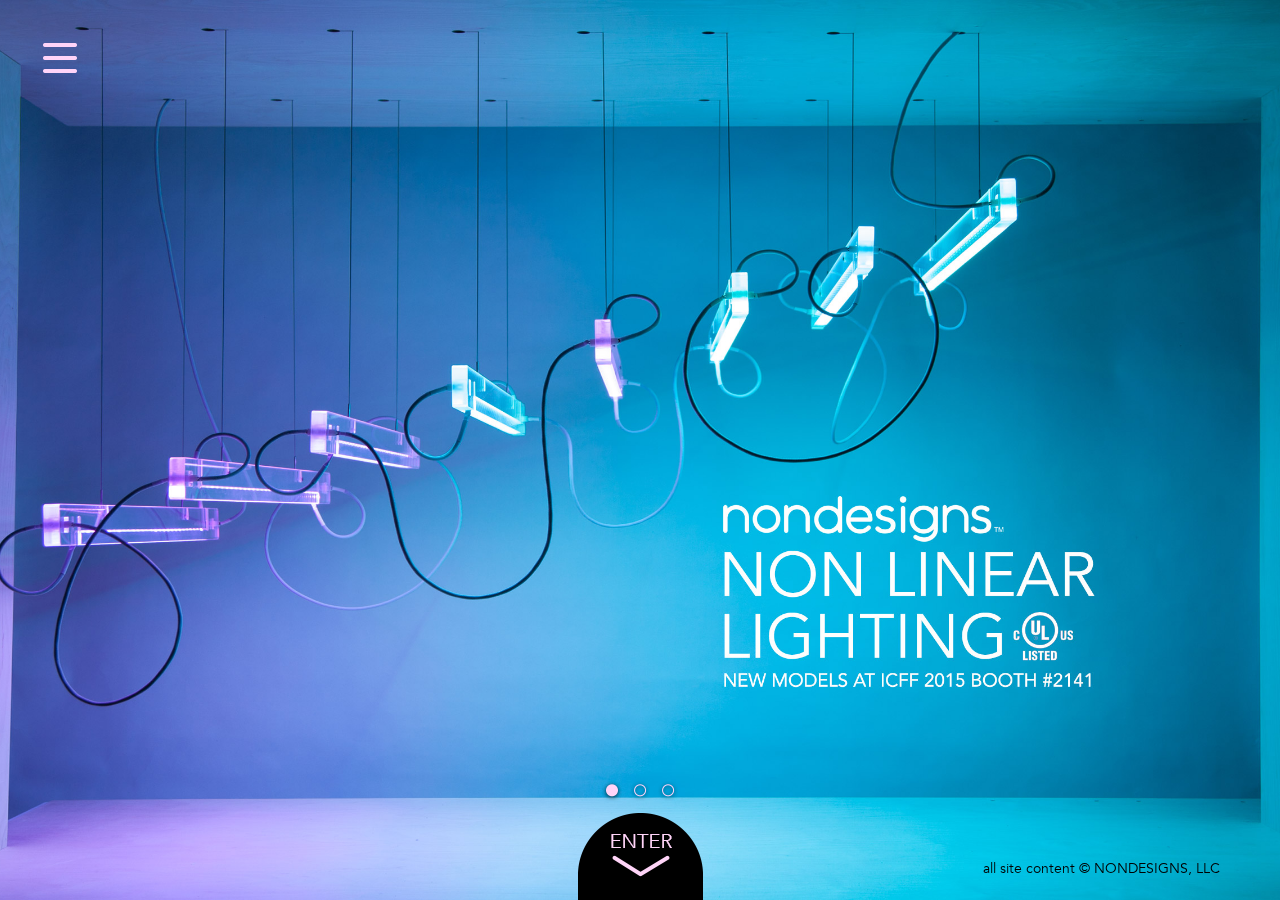
<file: index.html>
<!DOCTYPE html>
<html>
    <head>
        
        <meta charset="utf-8"/>
        <meta content="width=device-width, initial-scale=1.0" name="viewport"/>

        <title>nondesigns</title>
        
        <link href="/css/normalize.css" rel="stylesheet" type="text/css"/>
        <link href="/css/styles.css" rel="stylesheet" type="text/css"/>
        <link rel="stylesheet" type="text/css" href="/css/MyFontsWebfontsKit.css">
        
        <!--<link href='http://fonts.googleapis.com/css?family=Nunito:400,300' rel='stylesheet' type='text/css'>-->
        
        <!--<script type="text/javascript">
            (function() {
                var path = '//easy.myfonts.net/v2/js?sid=10336(font-family=Avenir+35+Light)&sid=10338(font-family=Avenir+45+Book)&sid=10340(font-family=Avenir+85+Heavy)&sid=10344(font-family=Avenir+65+Medium)&key=rfoix9wKyq',
                    protocol = ('https:' == document.location.protocol ? 'https:' : 'http:'),
                    trial = document.createElement('script');
                trial.type = 'text/javascript';
                trial.async = true;
                trial.src = protocol + path;
                var head = document.getElementsByTagName("head")[0];
                head.appendChild(trial);
            })();
        </script> -->       
        
    </head>
    <body>
        <div class="container">
            
            <div class="menu-icon">MENU</div>
            <div class="menu-popout"> 
            
                <div class="menu-close"> </div>
                <div class="menu-title">MENU</div>
                
                <div class="menu-list-container">
                    <ul class="projects">
                        <li><strong>PROJECTS:</strong></li>
                        <li><a href="product-1.html#nickelodeon">NICKELODEON</a></li>
                        <li><a href="product-1.html#wbe3-2013">WB GAMES E3 2013</a></li>
                        <li><a href="product-1.html#lexus">LEXUS CT UMBRA</a></li>
                        <li><a href="product-1.html#vapur">VAPUR</a></li>
                        <li><a href="product-1.html#wbe3-2014">WB GAMES E3 2014</a></li>
                        <li><a href="product-2.html#bubbles">BUBBLES INSTALLATION</a></li>
                        <li><a href="product-2.html#hoverstate">HOVERSTATE OFFICE</a></li>
                        <li><a href="product-2.html#thqe3">THQ E3 EXHIBIT</a></li>
                        <li><a href="product-2.html#wbe3-2012">WB GAMES E3 2012</a></li>
                        <li><a href="product-2.html#packit">PACKiT</a></li>
                        <li><a href="product-2.html#tmnt">TMNT LAIR</a></li>
                        <li><a href="product-2.html#apertures-of-nature">APERTURES OF NATURE</a></li>
                        <li><a href="product-2.html#wbe3-2011">WB GAMES E3 2011</a></li>
                        <li><a href="product-3.html#good-magazine">GOOD MAGAZINE</a></li>
                        <li><a href="product-3.html#batcave">BAT CAVE</a></li>
                        <li><a href="product-3.html#wbgamestop">WB GAMESTOP CONVENTION</a></li>
                        <li><a href="product-3.html#proposals">EXHIBIT DESIGN COMMISIONS</a></li>
                        <li><a href="product-3.html#wall-of-sound">WALL OF SOUND</a></li>
                        <li><a href="product-4.html#riot">RIOT</a></li>
                        <li><a href="product-4.html#101-collection">101 COLLECTION</a></li>
                        <li><a href="product-4.html#mitosis">MITOSIS INSTALLATION</a></li>
                    </ul>
                    <ul class="products">
                        <li><strong>PRODUCTS:</strong></li>
                        <li> <a href="product-1.html#linear-lighting">NON LINEAR LIGHTING</a></li>
                        <li> <a href="product-1.html#box">NON BOX</a></li>
                        <li> <a href="product-1.html#common-desk">NON COMMON DESK</a></li>
                        <li> <a href="product-1.html#majiang-set">NON MAJIANG SET</a></li>
                        <li> <a href="product-1.html#layers-collection">NON LAYERS COLLECTION</a></li>
                        <li> <a href="product-2.html#topo-table">NON TOPO TABLE</a></li>
                        <li> <a href="product-2.html#flip-light">NON FLIP LIGHT</a></li>
                        <li> <a href="product-2.html#braille-bag">NON BRAILLE BAG</a></li>
                        <li> <a href="product-3.html#wet-lamp">NON WET LAMP</a></li>
                        <li> <a href="product-3.html#bath-caddies">NON BATH CADDIES</a></li>
                        <li> <a href="product-3.html#analog-jewelry">NON ANALOG JEWELRY</a></li>
                        <li> <a href="product-4.html#wooden-bowls">NON WOODEN BOWLS</a></li>
                        <li> <a href="product-4.html#reflection-vase">NON REFLECTION VASE</a></li>
                        <li> <a href="product-4.html#rain-desk">NON RAIN DESK</a></li>
                    </ul> 
                    <ul class="info">
                        <li><strong>INFO:</strong></li>
                        <li><a href="/">HOME</a></li>
                        <li><a href="product-1.html">ABOUT US + CONTACT</a></li>
                        <li><a href="product-4.html#press">PRESS + HONORS</a></li>
                    </ul>                      
                </div>
            
            </div>
        
            <div class="cycle-slideshow home" 
                 data-cycle-swipe=true
                 data-cycle-fx="scrollHorz"
                 data-cycle-timeout="9000"
                 data-cycle-pager=".pager"
                 data-cycle-pager-template="<a href='#' style='inline-block; width:30px; height:30px;'>&nbsp;&nbsp;</a>"
                 data-cycle-slides="> div.slide"
            >
                
                <div class="one slide">
<!--
                    <div class="home-slide-content">
                        <img src="images/big-logo.png" width="200" height="34" border="0" />
                        <h2>PRODUCTS THAT CREATE SPACES</h2>
                        <p>WE CREATE PRODUCTS THAT RANGE IN SCALE FROM SMALL OBJECTS TO MODULAR SPACES.</p>
                        <p>+ <a href="/products/box.html">More about the NON Box</a></p>
                    </div>
-->
                </div>
                <div class="two slide">
<!--
                    <div class="home-slide-content">
                        <img src="images/big-logo.png" width="200" height="34" border="0" />
                        <h2>MADE IN PASADENA, CA</h2>
                        <p>NON PRODUCTS ARE MADE IN PASADENA, CA BY HARD-WORKING ROBOTS OPERATED BY IMAGINATIVE DESIGNERS.</p>
                        <p>+ <a href="/products/rain.html">More about the Rain Desk</a></p>
                    </div>                
-->
                </div>
                <div class="three slide">
<!--
                    <div class="home-slide-content">
                        <img src="images/big-logo.png" width="200" height="34" border="0" />
                        <h2>A CREATIVE AGENCY</h2>
                        <p>WE TRANSLATE BRAND MESSAGES INTO CUSTOMER EXPERIENCES.</p>
                        + <a href="#">More about the Lexus CT Umbra</a>
                    </div>                
-->
                </div>

            </div>
            <div class="pager" data-cycle-cmd="pause"></div>
            
            <div class="footer">
                <div class="enter"> </div>
                <div class="copyright">all site content &copy; NONDESIGNS, LLC</div>
            </div>
        
        </div>
        
        <script src="/js/jquery-2.1.1.min.js" type="text/javascript"></script>  
        <script src="/js/jquery.cycle2.js" type="text/javascript"></script>
        <script src="/js/jquery.cycle2.swipe.min.js" type="text/javascript"></script>
        <script src="/js/global.js" type="text/javascript"></script>

<script>
  (function(i,s,o,g,r,a,m){i['GoogleAnalyticsObject']=r;i[r]=i[r]||function(){
  (i[r].q=i[r].q||[]).push(arguments)},i[r].l=1*new Date();a=s.createElement(o),
  m=s.getElementsByTagName(o)[0];a.async=1;a.src=g;m.parentNode.insertBefore(a,m)
  })(window,document,'script','//www.google-analytics.com/analytics.js','ga');

  ga('create', 'UA-63031234-1', 'auto');
  ga('send', 'pageview');

</script>        
        
    </body>
</html>
</file>
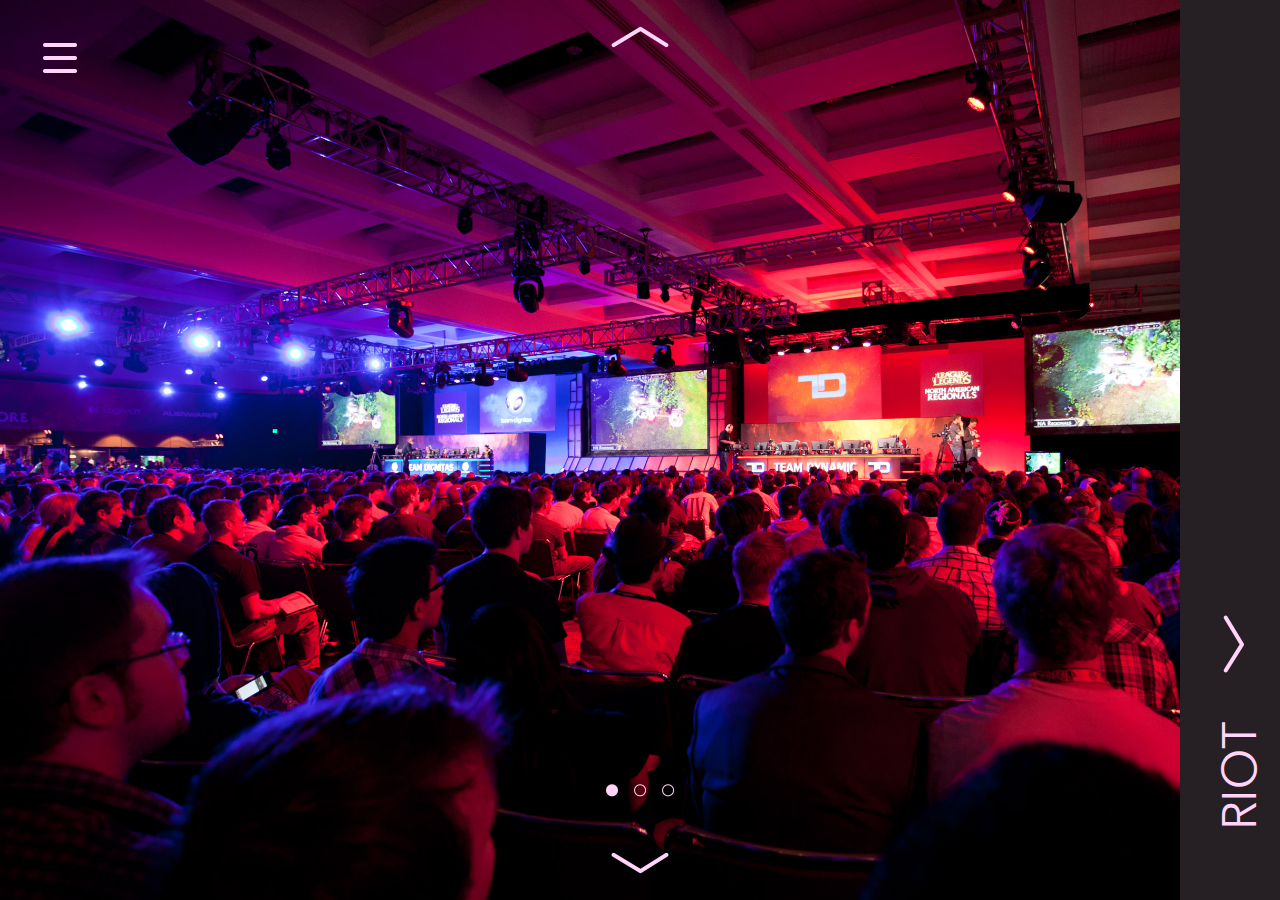
<file: loading.html>
<!DOCTYPE html>
<html>
    <head>
        
        <meta charset="utf-8"/>
        <meta content="width=device-width, initial-scale=1.0" name="viewport"/>

        <title>nondesigns</title>
        
        <link href="/css/normalize.css" rel="stylesheet" type="text/css"/>
        <link href="/css/styles.css" rel="stylesheet" type="text/css"/>
        <link rel="stylesheet" type="text/css" href="/css/MyFontsWebfontsKit.css">
        
    </head>
    <body>
        <div class="container product-page">
            
            
            <!-- Menu -->
            <div class="menu-icon">MENU</div>
            <div class="menu-popout"> 
            
                <div class="menu-close"> </div>
                <div class="menu-title">MENU</div>
                
                <div class="menu-list-container">
                    <ul class="projects">
                        <li><strong>PROJECTS:</strong></li>
                        <li><a href="product-1.html#nickelodeon">NICKELODEON</a></li>
                        <li><a href="product-1.html#wbe3-2013">WB GAMES E3 2013</a></li>
                        <li><a href="product-1.html#lexus">LEXUS CT UMBRA</a></li>
                        <li><a href="product-1.html#vapur">VAPUR</a></li>
                        <li><a href="product-1.html#wbe3-2014">WB GAMES E3 2014</a></li>
                        <li><a href="product-2.html#bubbles">BUBBLES INSTALLATION</a></li>
                        <li><a href="product-2.html#hoverstate">HOVERSTATE OFFICE</a></li>
                        <li><a href="product-2.html#thqe3">THQ E3 EXHIBIT</a></li>
                        <li><a href="product-2.html#wbe3-2012">WB GAMES E3 2012</a></li>
                        <li><a href="product-2.html#packit">PACKiT</a></li>
                        <li><a href="product-2.html#tmnt">TMNT LAIR</a></li>
                        <li><a href="product-2.html#apertures-of-nature">APERTURES OF NATURE</a></li>
                        <li><a href="product-2.html#wbe3-2011">WB GAMES E3 2011</a></li>
                        <li><a href="product-3.html#good-magazine">GOOD MAGAZINE</a></li>
                        <li><a href="product-3.html#batcave">BAT CAVE</a></li>
                        <li><a href="product-3.html#wbgamestop">WB GAMESTOP CONVENTION</a></li>
                        <li><a href="product-3.html#proposals">EXHIBIT DESIGN COMMISIONS</a></li>
                        <li><a href="product-3.html#wall-of-sound">WALL OF SOUND</a></li>
                        <li><a href="product-4.html#riot">RIOT</a></li>
                        <li><a href="product-4.html#101-collection">101 COLLECTION</a></li>
                        <li><a href="product-4.html#mitosis">MITOSIS INSTALLATION</a></li>
                    </ul>
                    <ul class="products">
                        <li><strong>PRODUCTS:</strong></li>
                        <li> <a href="product-1.html#linear-lighting">NON LINEAR LIGHTING</a></li>
                        <li> <a href="product-1.html#box">NON BOX</a></li>
                        <li> <a href="product-1.html#common-desk">NON COMMON DESK</a></li>
                        <li> <a href="product-1.html#majiang-set">NON MAJIANG SET</a></li>
                        <li> <a href="product-1.html#layers-collection">NON LAYERS COLLECTION</a></li>
                        <li> <a href="product-2.html#topo-table">NON TOPO TABLE</a></li>
                        <li> <a href="product-2.html#flip-light">NON FLIP LIGHT</a></li>
                        <li> <a href="product-2.html#braille-bag">NON BRAILLE BAG</a></li>
                        <li> <a href="product-3.html#wet-lamp">NON WET LAMP</a></li>
                        <li> <a href="product-3.html#bath-caddies">NON BATH CADDIES</a></li>
                        <li> <a href="product-3.html#analog-jewelry">NON ANALOG JEWELRY</a></li>
                        <li> <a href="product-4.html#wooden-bowls">NON WOODEN BOWLS</a></li>
                        <li> <a href="product-4.html#reflection-vase">NON REFLECTION VASE</a></li>
                        <li> <a href="product-4.html#rain-desk">NON RAIN DESK</a></li>
                    </ul> 
                    <ul class="info">
                        <li><strong>INFO:</strong></li>
                        <li><a href="/">HOME</a></li>
                        <li><a href="product-1.html">ABOUT US + CONTACT</a></li>
                        <li><a href="product-4.html#press">PRESS + HONORS</a></li>
                    </ul>                      
                </div>
            
            </div>
            <!-- / Menu -->
        
            <!-- Vertical Cycle Container -->
            <div class="cycle-slideshow vertical-container" id="slideshow"
                data-cycle-fx="scrollVert"
                data-cycle-slides="> div"  
                data-cycle-speed=500
                data-cycle-prev="#prev"
                data-cycle-next="#next"
                >

                
                <!-- Riot -->
                <div id="riot" data-cycle-hash="riot">
                    <div class="cycle-slideshow products inner-slideshow"
                         data-cycle-fx="scrollHorz" data-cycle-swipe=true
                        data-cycle-slides="> div.slide"
                        data-cycle-prev="#riot .prev"
                        data-cycle-next="#riot .next"
                        data-cycle-pager="#riot .pager"
                        data-cycle-pager-template="<a href='#' style='inline-block; width:30px; height:30px;'>&nbsp;&nbsp;</a>"
                    >

                        <div class="one slide">
                            <div class="product-init-nav next">
                                <div class="product-name">RIOT</div>
                                <div class="init-next-slide">MORE</div>
                            </div> 
                        </div>
                        <div class="two slide">
                            <div class="product-detail-nav prev">
                                <div class="product-name">RIOT</div>
                                <div class="init-prev-slide">PREV.</div>
                            </div>

                            <table cellpadding="0" cellspacing="0" border="0" height="100%" class="product-detail">
                                <tr>
                                    <td valign="bottom" height="100%">
                                        <p>RIOT</p>
                                        <p>Stage Design, Event Design, Fabrication</p>
                                        <p>For the live broadcast tournament finals of Riot's League of Legends, NON designed the stage set, which was watched by an audience of 1000 live and millions online. Seven projection screens and video mapped kiosks showed all aspects of game play while signage towers, merchandise areas and a LAN gaming area surrounded the audience.</p>
                                        <p><img src="images/big-logo.png" width="150" alt="" border="0" /></p>
                                    </td>
                                </tr>
                            </table>

                        </div>
                        <div class="three slide"></div>

                        <style type="text/css">

                            #riot div.one { background-image: url(images/products/riot/RIOT-1.jpg); }
                            #riot div.two { background-image: url(images/products/riot/RIOT-2.jpg); }  
                            #riot div.three { background-image: url(images/products/riot/RIOT-3.jpg); }

                        </style> 
                        
                        <div class="pager" data-cycle-cmd="pause"></div>
                        
                        <div class="prev-slide prev">PREV.</div>
                        <div class="next-slide next">NEXT</div> 
                        
                        <div class="previous-app"><a href="product-3.html#wall-of-sound">PREVIOUS PROJECT</a></div>

                    </div>
                </div>
                <!-- / Riot -->                
                
                
                <div id="press" data-cycle-hash="press" class="press">
                    <div class="cycle-slideshow products inner-slideshow"
                         data-cycle-fx="scrollHorz" data-cycle-swipe=true
                        data-cycle-slides="> div.slide"
                        data-cycle-prev="#press .prev"
                        data-cycle-next="#press .next"
                        data-cycle-pager="#press .pager"
                        data-cycle-pager-template="<a href='#' style='inline-block; width:30px; height:30px;'>&nbsp;&nbsp;</a>"
                    >    
                        
                        <div class="one slide">
                            <div class="product-init-nav next">
                                <div class="product-name">PRESS + HONORS</div>
                                <div class="init-next-slide">MORE</div>
                            </div> 
                        </div>
                        <div class="two slide">
                            <div class="product-detail-nav prev">
                                <div class="product-name">PRESS + HONORS</div>
                                <div class="init-prev-slide">PREV.</div>
                            </div>

                            <table cellpadding="0" cellspacing="0" border="0" height="100%" class="product-detail">
                                <tr>
                                    <td valign="bottom" height="100%">
                                        <p>PRESS + HONORS</p>
                                        <p>The work of NONDESIGNS has been published internationally and has been granted the prestigious AIA Honor Award.</p>
                                        <p>For access to high resolution image downloads and latest press relese, please contact us.</p>
                                        <p><img src="images/big-logo.png" width="150" alt="" border="0" /></p>
                                    </td>
                                </tr>
                            </table>
                        </div>
                        <div class="three slide">

                        </div>
                        <div class="four slide">

                        </div>
                        <div class="five slide">

                        <div class="pager" data-cycle-cmd="pause"></div>

                        <div class="prev-slide prev">PREV.</div>
                        <div class="next-slide next">NEXT</div>
                    </div>
                    </div>
                </div>
                

                <!-- Mitosis -->
                <div id="mitosis" data-cycle-hash="mitosis">
                    <div class="cycle-slideshow products inner-slideshow"
                         data-cycle-fx="scrollHorz" data-cycle-swipe=true
                        data-cycle-slides="> div.slide"
                        data-cycle-prev="#mitosis .prev"
                        data-cycle-next="#mitosis .next"
                        data-cycle-pager="#mitosis .pager"
                        data-cycle-pager-template="<a href='#' style='inline-block; width:30px; height:30px;'>&nbsp;&nbsp;</a>"
                    >

                        <div class="one slide">
                            <div class="product-init-nav next">
                                <div class="product-name">MITOSIS INSTALLATION</div>
                                <div class="init-next-slide">MORE</div>
                            </div> 
                        </div>
                        <div class="two slide">
                            <div class="product-detail-nav prev">
                                <div class="product-name">MITOSIS INSTALLATION</div>
                                <div class="init-prev-slide">PREV.</div>
                            </div>

                            <table cellpadding="0" cellspacing="0" border="0" height="100%" class="product-detail">
                                <tr>
                                    <td valign="bottom" height="100%">
                                        <p>MITOSIS INSTALLATION</p>
                                        <p>Interactive Design, Lighting Design, Engineering, Fabrication, Installation</p>
                                        <p>Mitosis is a modular lighting system that is always changing and enables users to not only control the amount of light being emitted, but the patterns, shapes and impressions that the lights create. Glowing colored orbs illuminate when touched once and return to their off states when touched again. Mitosis takes lighting out of the object world and into the realm of the spatial environment.</p>
                                        <p><img src="images/big-logo.png" width="150" alt="" border="0" /></p>
                                    </td>
                                </tr>
                            </table>

                        </div>
                        <div class="three slide"></div>

                        <style type="text/css">

                            #mitosis div.one { background-image: url(images/products/mitosis/MITOSIS-1.jpg); }
                            #mitosis div.two { background-image: url(images/products/mitosis/MITOSIS-2.jpg); }  
                            #mitosis div.three { background-image: url(images/products/mitosis/MITOSIS-3.jpg); }
                            #mitosis div.four { background-image: url(images/products/mitosis/MITOSIS-4.jpg); } 

                        </style> 
                        
                        <div class="pager" data-cycle-cmd="pause"></div>
                        
                        <div class="prev-slide prev">PREV.</div>
                        <div class="next-slide next">NEXT</div>  

                    </div>
                </div>
                <!-- / Mitosis -->                
                
                
                <!-- Rain Table -->
                <div id="rain-desk" data-cycle-hash="rain-desk">
                    <div class="cycle-slideshow products inner-slideshow"
                         data-cycle-fx="scrollHorz" data-cycle-swipe=true
                        data-cycle-slides="> div.slide"
                        data-cycle-prev="#rain-desk .prev"
                        data-cycle-next="#rain-desk .next"
                        data-cycle-pager="#rain-desk .pager"
                        data-cycle-pager-template="<a href='#' style='inline-block; width:30px; height:30px;'>&nbsp;&nbsp;</a>"
                    >

                        <div class="one slide">
                            <div class="product-init-nav next">
                                <div class="product-name">NON RAIN DESK</div>
                                <div class="init-next-slide">MORE</div>
                            </div> 
                        </div>
                        <div class="two slide">
                            <div class="product-detail-nav prev">
                                <div class="product-name">NON RAIN DESK</div>
                                <div class="init-prev-slide">PREV.</div>
                            </div>

                            <table cellpadding="0" cellspacing="0" border="0" height="100%" class="product-detail">
                                <tr>
                                    <td valign="bottom" height="100%">
                                        <p>NON RAIN DESK</p>
                                        <p><a href="http://nondesigns-2.myshopify.com" target="_blank">PURCHASE FROM THE NON ONLINE SHOP</a></p>
                                        <p>The RAIN desk accepts all the stuff that collects on work surfaces. Holes receive utensils like pencils and scissors while slots along the back edge hold books, magazines and notes. Depressions in the front collect smaller objects like paper clips and USB drives.  The top is made of sculpted and seamlessly glued Corian and the legs are solid hard maple.</p>
                                        <p><a href="http://www.nondesigns.com/tearsheets/NON-RAIN-TEAR-SHEET.pdf" target="_blank">DOWNLOAD TEAR SHEET</a></p>
                                        <p><img src="images/big-logo.png" width="150" alt="" border="0" /></p>
                                    </td>
                                </tr>
                            </table>

                        </div>
                        <div class="three slide"></div>

                        <style type="text/css">

                            #rain-desk div.one { background-image: url(images/products/rain-desk/RAINDESK-1.jpg); }
                            #rain-desk div.two { background-image: url(images/products/rain-desk/RAINDESK-2.jpg); }  
                            #rain-desk div.three { background-image: url(images/products/rain-desk/RAINDESK-3.jpg); }     

                        </style> 
                        
                        <div class="pager" data-cycle-cmd="pause"></div>
                        
                        <div class="prev-slide prev">PREV.</div>
                        <div class="next-slide next">NEXT</div>  

                    </div>
                </div>
                <!-- / Rain Table --> 
                
                
                <!-- Reflection Vase -->
                <div id="reflection-vase" data-cycle-hash="reflection-vase">
                    <div class="cycle-slideshow products inner-slideshow"
                         data-cycle-fx="scrollHorz" data-cycle-swipe=true
                        data-cycle-slides="> div.slide"
                        data-cycle-prev="#reflection-vase .prev"
                        data-cycle-next="#reflection-vase .next"
                        data-cycle-pager="#reflection-vase .pager"
                        data-cycle-pager-template="<a href='#' style='inline-block; width:30px; height:30px;'>&nbsp;&nbsp;</a>"
                    >

                        <div class="one slide">
                            <div class="product-init-nav next">
                                <div class="product-name">NON REFLECTION VASE</div>
                                <div class="init-next-slide">MORE</div>
                            </div>                    
                        </div>
                        <div class="two slide">
                            <div class="product-detail-nav prev">
                                <div class="product-name">NON REFLECTION VASE</div>
                                <div class="init-prev-slide">PREV.</div>
                            </div>

                            <table cellpadding="0" cellspacing="0" border="0" height="100%" class="product-detail">
                                <tr>
                                    <td valign="bottom" height="100%">
                                        <p>NON REFLECTION VASE</p>
                                        <p><a href="http://nondesigns-2.myshopify.com" target="_blank">PURCHASE FROM THE NON ONLINE SHOP</a></p>
                                        <p>This vase has a different proportion than most others. The shallow basin creates a reflective surface that mirrors the plant that it displays. Three necks hold a simple arrangement emerging from the water similar to a lily from a pond.  </p>
                                        <p><a href="http://www.nondesigns.com/tearsheets/NON-TABLETOP-TEAR-SHEET.pdf" target="_blank">DOWNLOAD TEAR SHEET</a></p>
                                        <p><img src="images/big-logo.png" width="150" alt="" border="0" /></p>
                                        
                                    </td>
                                </tr>
                            </table>


                        </div>
                        <div class="three slide"> </div>

                        <style type="text/css">

                            #reflection-vase div.one { background-image: url(images/products/reflection-vase/REFLECTIONVASE-1.jpg); }
                            #reflection-vase div.two { background-image: url(images/products/reflection-vase/REFLECTIONVASE-2.jpg); }  
                            #reflection-vase div.three { background-image: url(images/products/reflection-vase/REFLECTIONVASE-3.jpg); }      

                        </style> 
                        
                        <div class="pager" data-cycle-cmd="pause"></div>
                        
                        <div class="prev-slide prev">PREV.</div>
                        <div class="next-slide next">NEXT</div>              

                    </div>
                </div>
                <!-- / Reflection Vase -->                 
                
                
                <!-- Wooden Bowls -->
                <div id="wooden-bowls" data-cycle-hash="wooden-bowls">
                    <div class="cycle-slideshow products inner-slideshow"
                         data-cycle-fx="scrollHorz" data-cycle-swipe=true
                        data-cycle-slides="> div.slide"
                        data-cycle-prev="#wooden-bowls .prev"
                        data-cycle-next="#wooden-bowls .next"
                        data-cycle-pager="#wooden-bowls .pager"
                        data-cycle-pager-template="<a href='#' style='inline-block; width:30px; height:30px;'>&nbsp;&nbsp;</a>"
                    >

                        <div class="one slide">
                            <div class="product-init-nav next">
                                <div class="product-name">NON WOODEN BOWLS</div>
                                <div class="init-next-slide">MORE</div>
                            </div> 
                        </div>
                        <div class="two slide">
                            <div class="product-detail-nav prev">
                                <div class="product-name">NON WOODEN BOWLS</div>
                                <div class="init-prev-slide">PREV.</div>
                            </div>

                            <table cellpadding="0" cellspacing="0" border="0" height="100%" class="product-detail">
                                <tr>
                                    <td valign="bottom" height="100%">
                                        <p>NON WOODEN BOWLS</p>
                                        <p><a href="http://nondesigns-2.myshopify.com" target="_blank">PURCHASE FROM THE NON ONLINE SHOP</a></p>
                                        <p>These bowls showcase the natural beauty of hardwood lumber. The process starts with a 2” thick rough cut slab that is milled to a smooth finish. A teardrop shaped depression is precisely machined into the surface using our computer-controlled mill and a natural oil finish is applied by hand.</p>
                                        <p><a href="http://www.nondesigns.com/tearsheets/NON-TABLETOP-TEAR-SHEET.pdf" target="_blank">DOWNLOAD TEAR SHEET</a></p>
                                        <p><img src="images/big-logo.png" width="150" alt="" border="0" /></p>
                                    </td>
                                </tr>
                            </table>

                        </div>
                        <div class="three slide"></div>

                        <style type="text/css">

                            #wooden-bowls div.one { background-image: url(images/products/wooden-bowls/BOWLS-1.jpg); }
                            #wooden-bowls div.two { background-image: url(images/products/wooden-bowls/BOWLS-2.jpg); }  
                            #wooden-bowls div.three { background-image: url(images/products/wooden-bowls/BOWLS-3.jpg); }   

                        </style> 
                        
                        <div class="pager" data-cycle-cmd="pause"></div>
                        
                        <div class="prev-slide prev">PREV.</div>
                        <div class="next-slide next">NEXT</div>  

                    </div>
                </div>
                <!-- / Wooden Bowls -->                
                
                
                <!-- 101 Collection -->
                <div id="collection" data-cycle-hash="collection">
                    <div class="cycle-slideshow products inner-slideshow"
                         data-cycle-fx="scrollHorz" data-cycle-swipe=true
                        data-cycle-slides="> div.slide"
                        data-cycle-prev="#collection .prev"
                        data-cycle-next="#collection .next"
                        data-cycle-pager="#collection .pager"
                        data-cycle-pager-template="<a href='#' style='inline-block; width:30px; height:30px;'>&nbsp;&nbsp;</a>"
                    >

                        <div class="one slide">
                            <div class="product-init-nav next">
                                <div class="product-name">101 COLLECTION</div>
                                <div class="init-next-slide">MORE</div>
                            </div> 
                        </div>
                        <div class="two slide">
                            <div class="product-detail-nav prev">
                                <div class="product-name">101 COLLECTION</div>
                                <div class="init-prev-slide">PREV.</div>
                            </div>

                            <table cellpadding="0" cellspacing="0" border="0" height="100%" class="product-detail">
                                <tr>
                                    <td valign="bottom" height="100%">
                                        <p>101 COLLECTION</p>
                                        <p>Hospitality Design, Furniture and Lighting Design</p>
                                        <p>The 101 collection was specifically designed for and inspired by the needs of student residency.  Iconic forms with customizable looks and accessories support the active student lifestyle while durable materials and a system of renewable parts serve practicality and economy.</p>
                                        <p><img src="images/big-logo.png" width="150" alt="" border="0" /></p>
                                    </td>
                                </tr>
                            </table>

                        </div>
                        <div class="three slide"></div>

                        <style type="text/css">

                            #collection div.one { background-image: url(images/products/collection/101COLLECTION-1.jpg); }
                            #collection div.two { background-image: url(images/products/collection/101COLLECTION-2.jpg); }  
                            #collection div.three { background-image: url(images/products/collection/101COLLECTION-3.jpg); }

                        </style> 
                        
                        <div class="pager" data-cycle-cmd="pause"></div>
                        
                        <div class="prev-slide prev">PREV.</div>
                        <div class="next-slide next">NEXT</div>  

                    </div>
                </div>
                <!-- / 101 Collection -->
                
                
       
                
                
                
            </div>
            <!-- / Vertical Cycle Container -->
            
            <!-- Vertical slide navigation arrows -->
            <div class="previous-project vert-scroll">
                <div class="arrow-up" id="next">PREVIOUS PROJECT</div>
            </div>            
            
            <div class="next-project vert-scroll">
                <div class="arrow-down" id="prev">NEXT PROJECT</div>
            </div>            
            <!-- / Vertical slide navigation arrows -->
            



            <!--<div class="footer">
            
            </div>-->
        
        </div>
        
        <script src="/js/jquery-2.1.1.min.js" type="text/javascript"></script>  
        <script src="/js/jquery.cycle2.js" type="text/javascript"></script>
        <script src="/js/jquery.cycle2.swipe.min.js" type="text/javascript"></script>
        <script src="/js/jquery.cycle2.scrollVert.js" type="text/javascript"></script>
        <script src="/js/jquery.cycle2.video.min.js" type="text/javascript"></script>
        <script src="/js/global.js" type="text/javascript"></script>   

        
        <script>
            
            $(function() {
                
                // Pause all slideshows on the page.
                $('.cycle-slideshow').cycle('pause');

                $('#slideshow').cycle('next');
                $('#slideshow').cycle('next');
                $('#slideshow').cycle('next');
                $('#slideshow').cycle('next');
                $('#slideshow').cycle('next');
                $('#slideshow').cycle('next');
                $('#slideshow').cycle('next');
                
                /*$('#slideshow').cycle();
                $('#slideshow').cycle('pause');
                
                $('.cycle-slideshow').cycle();
                $('.cycle-slideshow').cycle('pause');*/
                
                
                
                
                // Reset the product index to zero.
                $('.vert-scroll').click(function() {
                    //$('.inner-slideshow').cycle('goto', 0); 
                    $('.next-slide').fadeOut();
                    $('.prev-slide').fadeOut();
                    
                    
                });
                
                


            });
            
        </script>
      
    </body>
</html>
</file>
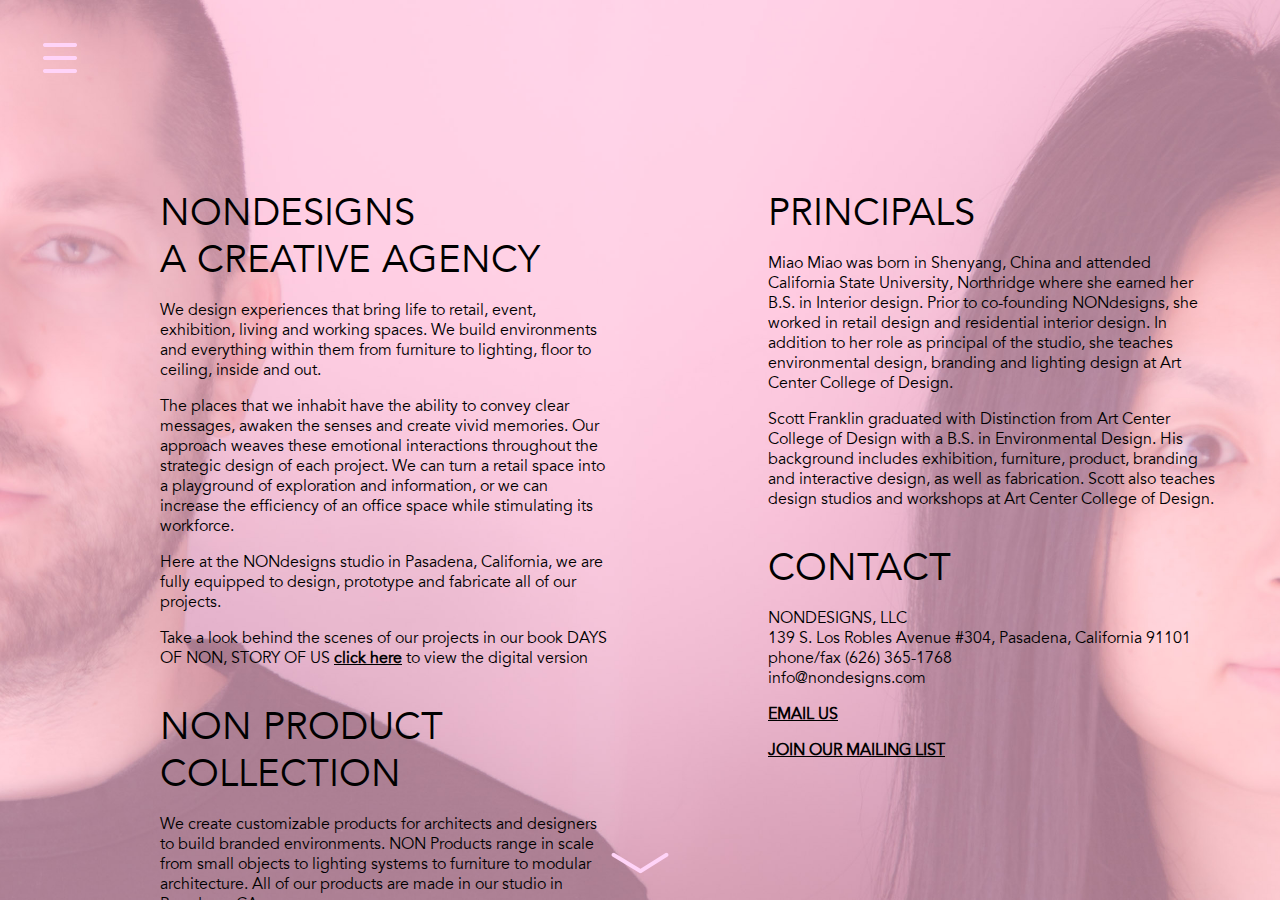
<file: product-1.html>
<!DOCTYPE html>
<html>
    <head>
        
        <meta charset="utf-8"/>
        <meta content="width=device-width, initial-scale=1.0" name="viewport"/>

        <title>nondesigns</title>
        
        <link href="/css/normalize.css" rel="stylesheet" type="text/css"/>
        <link href="/css/styles.css" rel="stylesheet" type="text/css"/>
        <link rel="stylesheet" type="text/css" href="/css/MyFontsWebfontsKit.css"> 

        
    </head>
    <body>
        <div class="container product-page">
            
            
            <!-- Menu -->
            <div class="menu-icon">MENU</div>
            <div class="menu-popout"> 
            
                <div class="menu-close"> </div>
                <div class="menu-title">MENU</div>
                
                <div class="menu-list-container">
                    <ul class="projects">
                        <li><strong>PROJECTS:</strong></li>
                        <li><a href="product-1.html#nickelodeon">NICKELODEON</a></li>
                        <li><a href="product-1.html#wbe3-2013">WB GAMES E3 2013</a></li>
                        <li><a href="product-1.html#lexus">LEXUS CT UMBRA</a></li>
                        <li><a href="product-1.html#vapur">VAPUR</a></li>
                        <li><a href="product-1.html#wbe3-2014">WB GAMES E3 2014</a></li>
                        <li><a href="product-2.html#bubbles">BUBBLES INSTALLATION</a></li>
                        <li><a href="product-2.html#hoverstate">HOVERSTATE OFFICE</a></li>
                        <li><a href="product-2.html#thqe3">THQ E3 EXHIBIT</a></li>
                        <li><a href="product-2.html#wbe3-2012">WB GAMES E3 2012</a></li>
                        <li><a href="product-2.html#packit">PACKiT</a></li>
                        <li><a href="product-2.html#tmnt">TMNT LAIR</a></li>
                        <li><a href="product-2.html#apertures-of-nature">APERTURES OF NATURE</a></li>
                        <li><a href="product-2.html#wbe3-2011">WB GAMES E3 2011</a></li>
                        <li><a href="product-3.html#good-magazine">GOOD MAGAZINE</a></li>
                        <li><a href="product-3.html#batcave">BAT CAVE</a></li>
                        <li><a href="product-3.html#wbgamestop">WB GAMESTOP CONVENTION</a></li>
                        <li><a href="product-3.html#proposals">EXHIBIT DESIGN COMMISIONS</a></li>
                        <li><a href="product-3.html#wall-of-sound">WALL OF SOUND</a></li>
                        <li><a href="product-4.html#riot">RIOT</a></li>
                        <li><a href="product-4.html#101-collection">101 COLLECTION</a></li>
                        <li><a href="product-4.html#mitosis">MITOSIS INSTALLATION</a></li>
                    </ul>
                    <ul class="products">
                        <li><strong>PRODUCTS:</strong></li>
                        <li> <a href="product-1.html#linear-lighting">NON LINEAR LIGHTING</a></li>
                        <li> <a href="product-1.html#box">NON BOX</a></li>
                        <li> <a href="product-1.html#common-desk">NON COMMON DESK</a></li>
                        <li> <a href="product-1.html#majiang-set">NON MAJIANG SET</a></li>
                        <li> <a href="product-1.html#layers-collection">NON LAYERS COLLECTION</a></li>
                        <li> <a href="product-2.html#topo-table">NON TOPO TABLE</a></li>
                        <li> <a href="product-2.html#flip-light">NON FLIP LIGHT</a></li>
                        <li> <a href="product-2.html#braille-bag">NON BRAILLE BAG</a></li>
                        <li> <a href="product-3.html#wet-lamp">NON WET LAMP</a></li>
                        <li> <a href="product-3.html#bath-caddies">NON BATH CADDIES</a></li>
                        <li> <a href="product-3.html#analog-jewelry">NON ANALOG JEWELRY</a></li>
                        <li> <a href="product-4.html#wooden-bowls">NON WOODEN BOWLS</a></li>
                        <li> <a href="product-4.html#reflection-vase">NON REFLECTION VASE</a></li>
                        <li> <a href="product-4.html#rain-desk">NON RAIN DESK</a></li>
                    </ul> 
                    <ul class="info">
                        <li><strong>INFO:</strong></li>
                        <li><a href="/">HOME</a></li>
                        <li><a href="product-1.html">ABOUT US + CONTACT</a></li>
                        <li><a href="product-4.html#press">PRESS + HONORS</a></li>
                    </ul>                      
                </div>
            
            </div>
            <!-- / Menu -->
        
            <!-- Vertical Cycle Container -->
            <div class="cycle-slideshow vertical-container" id="slideshow"
                data-cycle-fx="scrollVert"
                data-cycle-slides="> div"  
                data-cycle-speed=500
                data-cycle-prev="#prev"
                data-cycle-next="#next"
                >


                
                <div id="about" data-cycle-hash="about" class="about">
                    <div class="cycle-slideshow products inner-slideshow"
                         data-cycle-fx="scrollHorz" data-cycle-swipe=true
                        data-cycle-slides="> div.slide"
                        data-cycle-prev="#about .prev"
                        data-cycle-next="#about .next"
                        data-cycle-pager="#about .pager"
                        data-cycle-pager-template="<a href='#' style='inline-block; width:30px; height:30px;'>&nbsp;&nbsp;</a>"
                    >                
                
                <div class="one slide">
                    
                    <div class="about-content about-mobile">
                        
                        <h2>NONDESIGNS<br />
                        A CREATIVE AGENCY</h2>

                        <p>We design experiences that bring to life retail, event, exhibition, living and working spaces.  We also have created a collection of customizable products that enables architects and designers to build branded environments.</p>
                        
                        <h2>CONTACT</h2>
                        
                        <p>Principals Miao Miao and Scott Franklin<br />
                        (626) 696-3081  <a href="mailto:info@nondesigns.com">EMAIL US</a><br />
                        NONDESIGNS, LLC 299  N. Altadena Dr. #120 Pasadena, CA 91107 </p>
                        
                    </div>
                    
                    <div class="about-content about-mobile-exclude">
                        
                        <h2>NONDESIGNS<br />
                        A CREATIVE AGENCY</h2>

                        <p>We design experiences that bring life to retail, event, exhibition, living and working spaces. We build environments and everything within them from furniture to lighting, floor to ceiling, inside and out. </p>
                        
                        
                        <p>The places that we inhabit have the ability to convey clear messages, awaken the senses and create vivid memories. Our approach weaves these emotional interactions throughout the strategic design of each project. We can turn a retail space into a playground of exploration and information, or we can increase the efficiency of an office space while stimulating its workforce.</p>

                        <p>Here at the NONdesigns studio in Pasadena, California, we are fully equipped to design, prototype and fabricate all of our projects.</p>

                        <p>Take a look behind the scenes of our projects in our book DAYS OF NON, STORY OF US <a href="http://www.nondesigns.com/downloads/DAYS_OF_NON_BOOK_WEB.pdf" target="_blank">click here</a> to view the digital version</p>

                        <h2>NON PRODUCT<br />
                        COLLECTION</h2>

                        <p>We create customizable products for architects and designers to build branded environments. NON Products range in scale from small objects to lighting systems to furniture to modular architecture. All of our products are made in our studio in Pasadena, CA.</p>

                    </div>
                    <div class="about-content about-mobile-exclude">

                        <h2>PRINCIPALS</h2>

                        <p>Miao Miao was born in Shenyang, China and attended California State University, Northridge where she earned her B.S. in Interior design. Prior to co-founding NONdesigns, she worked in retail design and residential interior design. In addition to her role as principal of the studio, she teaches environmental design, branding and lighting design at Art Center College of Design.</p>

                        <p>Scott Franklin graduated with Distinction from Art Center College of Design with a B.S. in Environmental Design. His background includes exhibition, furniture, product, branding and interactive design, as well as fabrication. Scott also teaches design studios and workshops at Art Center College of Design.</p>


                        <h2>CONTACT</h2>
                        
                        <p>NONDESIGNS, LLC<br />
                            139 S. Los Robles Avenue #304, Pasadena, California 91101  <br /> 
                            phone/fax  (626) 365-1768  <br />
                            info@nondesigns.com</p>

                        <p><a href="mailto:info@nondesigns.com">EMAIL US</a></p>

                        <p><a href="http://eepurl.com/SUujH" target="_blank">JOIN OUR MAILING LIST</a></p>

                    </div>
                </div>
            </div>  
                </div>
                

               
                

                <!-- Layers Collection -->
                <div id="layers-collection" data-cycle-hash="layers-collection">
                    <div class="cycle-slideshow products inner-slideshow"
                         data-cycle-fx="scrollHorz" data-cycle-swipe=true
                        data-cycle-slides="> div.slide"
                        data-cycle-prev="#layers-collection .prev"
                        data-cycle-next="#layers-collection .next"
                        data-cycle-pager="#layers-collection .pager"
                        data-cycle-pager-template="<a href='#' style='inline-block; width:30px; height:30px;'>&nbsp;&nbsp;</a>"
                    >

                        <div class="one slide">
                            <div class="product-init-nav next">
                                <div class="product-name">NON LAYERS COLLECTION</div>
                                <div class="init-next-slide">MORE</div>
                            </div> 
                        </div>
                        <div class="two slide">
                            <div class="product-detail-nav prev">
                                <div class="product-name">NON LAYERS COLLECTION</div>
                                <div class="init-prev-slide">PREV.</div>
                            </div>

                            <table cellpadding="0" cellspacing="0" border="0" height="100%" class="product-detail">
                                <tr>
                                    <td valign="bottom" height="100%">
                                        <p>NON LAYERS COLLECTION</p>
                                        <p><a href="http://nondesigns-2.myshopify.com" target="_blank">PURCHASE FROM THE NON ONLINE SHOP</a></p>
                                        <p>This series takes birch plywood and literally turns it sideways. Each layer is cut out on our computer controlled cutting table and then stacked to create the finished design. No glue is used in the process   and furthermore, the layers are hollow, which makes the piece unexpectedly lightweight and strong.  The chairs stack 4 high and the table's legs hinge in for transportation.  The pieces come in natural, black and white finish while custom colors and finishes are available upon request.</p>
                                        <p><a href="http://www.nondesigns.com/tearsheets/NON-LAYERS-TEAR-SHEET.pdf" target="_blank">DOWNLOAD TEAR SHEET</a></p>
                                        
                                        <p><img src="images/big-logo.png" width="150" alt="" border="0" /></p>
                                    </td>
                                </tr>
                            </table>

                        </div>
                        <div class="three slide"></div>
                        <div class="four slide"></div>
                        <div class="five slide"></div>

                        <style type="text/css">

                            #layers-collection div.one { background-image: url(images/products/layers-collection/NONLAYERS-1.jpg); }
                            #layers-collection div.two { background-image: url(images/products/layers-collection/NONLAYERS-2.jpg); }  
                            #layers-collection div.three { background-image: url(images/products/layers-collection/NONLAYERS-3.jpg); }
                            #layers-collection div.four { background-image: url(images/products/layers-collection/NONLAYERS-4.jpg); }       

                        </style> 
                        
                        <div class="pager" data-cycle-cmd="pause"></div>
                        
                        <div class="prev-slide prev">PREV.</div>
                        <div class="next-slide next">NEXT</div>

                        <div class="next-app"><a href="product-2.html">NEXT PROJECT</a></div>
                        <!--<div class="next-project" style="position: relative; bottom: 46px;">
                            <div class="arrow-down" id="prev">NEXT PROJECT</div>
                        </div>  -->                       

                    </div>
                </div>
                <!-- / Layers Collection -->                 
                
                
                <!-- WB Games E3 2014 -->
                <div id="wbe3-2014" data-cycle-hash="wbe3-2014">
                    <div class="cycle-slideshow products inner-slideshow"
                         data-cycle-fx="scrollHorz" data-cycle-swipe=true
                        data-cycle-slides="> div.slide"
                        data-cycle-prev="#wbe3-2014 .prev"
                        data-cycle-next="#wbe3-2014 .next"
                        data-cycle-pager="#wbe3-2014 .pager"
                        data-cycle-pager-template="<a href='#' style='inline-block; width:30px; height:30px;'>&nbsp;&nbsp;</a>"
                    >

                        <div class="one slide">
                            <div class="product-init-nav next">
                                <div class="product-name">WB GAMES E3 2014</div>
                                <div class="init-next-slide">MORE</div>
                            </div> 
                        </div>
                        <div class="two slide">
                            <div class="product-detail-nav prev">
                                <div class="product-name">WB GAMES E3 2014</div>
                                <div class="init-prev-slide">PREV.</div>
                            </div>

                            <table cellpadding="0" cellspacing="0" border="0" height="100%" class="product-detail">
                                <tr>
                                    <td valign="bottom" height="100%">
                                        <p>WB GAMES E3 2014</p>
                                        <p>Exhibit Design, Graphic Design</p>
                                        <p>15,000 square foot exhibit space</p>
                                        <p>Video projections on a revolutionary scale hover above two 80-person theaters that animate with light and activity from within.  Branded gaming pods, presentation stages, lounges and meeting spaces are woven through the 15,000 square foot space.</p>
                                        <p><img src="images/big-logo.png" width="150" alt="" border="0" /></p>
                                    </td>
                                </tr>
                            </table>

                        </div>
                        <div class="three slide"></div>
                        <div class="four slide"></div>
                        
   
                            
                        <style type="text/css">

                            #wbe3-2014 div.one { background-image: url(images/products/wbe3-2014/WBE32014-1.jpg); }
                            #wbe3-2014 div.two { background-image: url(images/products/wbe3-2014/WBE32014-2.jpg); }  
                            #wbe3-2014 div.three { background-image: url(images/products/wbe3-2014/WBE32014-3.jpg); }
                            #wbe3-2014 div.four { background-image: url(images/products/wbe3-2014/WBE32014-4.jpg); }

                        </style> 
                        
                        <div class="pager" data-cycle-cmd="pause"></div>
                        
                        <div class="prev-slide prev">PREV.</div>
                        <div class="next-slide next">NEXT</div>  

                    </div>
                </div>
                <!-- / WB Games E3 2014 -->
                
                
                <!-- Vapur -->
                <div id="vapur" data-cycle-hash="vapur">
                    <div class="cycle-slideshow products inner-slideshow"
                         data-cycle-fx="scrollHorz" data-cycle-swipe=true
                        data-cycle-slides="> div.slide"
                        data-cycle-prev="#vapur .prev"
                        data-cycle-next="#vapur .next"
                        data-cycle-pager="#vapur .pager"
                        data-cycle-pager-template="<a href='#' style='inline-block; width:30px; height:30px;'>&nbsp;&nbsp;</a>"
                    >

                        <div class="one slide">
                            <div class="product-init-nav next">
                                <div class="product-name">VAPUR</div>
                                <div class="init-next-slide">MORE</div>
                            </div> 
                        </div>
                        <div class="two slide">
                            <div class="product-detail-nav prev">
                                <div class="product-name">VAPUR</div>
                                <div class="init-prev-slide">PREV.</div>
                            </div>

                            <table cellpadding="0" cellspacing="0" border="0" height="100%" class="product-detail">
                                <tr>
                                    <td valign="bottom" height="100%">
                                        <p>VAPUR</p>
                                        <p>Retail Design, Exhibit Design, Graphic Design, POP Displays, Fabrication</p>
                                        <p>This booth system of free standing wall displays and pedestals was designed for continuous travel in a variety of configurations.  The modular panel can be inserted with combinations of maple merchandise displays and graphic panels with built-in LED lighting.</p>
                                        <p>Water-droplet-shaped pedestals perform multiple functions such as light up display surfaces, locking storage and product giveaway bins.  In addition to their traveling exhibit booth, NON also built out Vapur showrooms in Chicago, Atlanta, Los Angeles, Dallas and Seattle.</p>
                                        <p><img src="images/big-logo.png" width="150" alt="" border="0" /></p>
                                    </td>
                                </tr>
                            </table>

                        </div>
                        <div class="three slide"></div>
                        <div class="four slide"></div>
                        <div class="five slide"></div>

                        <style type="text/css">

                            #vapur div.one { background-image: url(images/products/vapur/VAPUR-1.jpg); }
                            #vapur div.two { background-image: url(images/products/vapur/VAPUR-2.jpg); }  
                            #vapur div.three { background-image: url(images/products/vapur/VAPUR-3.jpg); }
                            #vapur div.four { background-image: url(images/products/vapur/VAPUR-4.jpg); }
                            #vapur div.five { background-image: url(images/products/vapur/VAPUR-5.jpg); } 
                            
                        </style> 
                        
                        <div class="pager" data-cycle-cmd="pause"></div>
                        
                        <div class="prev-slide prev">PREV.</div>
                        <div class="next-slide next">NEXT</div>  

                    </div>
                </div>
                <!-- / Vapur -->                
                
                
                <!-- Majiang Set -->
                <div id="majiang-set" data-cycle-hash="majiang-set">
                    <div class="cycle-slideshow products inner-slideshow"
                         data-cycle-fx="scrollHorz" data-cycle-swipe=true
                        data-cycle-slides="> div.slide"
                        data-cycle-prev="#majiang-set .prev"
                        data-cycle-next="#majiang-set .next"
                        data-cycle-pager="#majiang-set .pager"
                        data-cycle-pager-template="<a href='#' style='inline-block; width:30px; height:30px;'>&nbsp;&nbsp;</a>"
                    >

                        <div class="one slide">
                            <div class="product-init-nav next">
                                <div class="product-name">NON MAJIANG SET</div>
                                <div class="init-next-slide">MORE</div>
                            </div>                    
                        </div>
                        <div class="two slide">
                            <div class="product-detail-nav prev">
                                <div class="product-name">NON MAJIANG SET</div>
                                <div class="init-prev-slide">PREV.</div>
                            </div>

                            <table cellpadding="0" cellspacing="0" border="0" height="100%" class="product-detail">
                                <tr>
                                    <td valign="bottom" height="100%">
                                        <p>NON MAJIANG SET</p>
                                        <p><a href="http://nondesigns-2.myshopify.com" target="_blank">PURCHASE FROM THE NON ONLINE SHOP</a></p>
                                        <p>The Majiang set is NON's version of the classic Chinese game. Made of layered white Corian and black walnut, all of the symbols have been simplified and engraved into the surface. The case is made from a solid piece of walnut with a precisely fitting Corian lid. </p>
                                        <p><a href="http://www.nondesigns.com/tearsheets/NON-TABLETOP-TEAR-SHEET.pdf" target="_blank">DOWNLOAD TEAR SHEET</a></p>
                                        <p><img src="images/big-logo.png" width="150" alt="" border="0" /></p>
                                    </td>
                                </tr>
                            </table>


                        </div>
                        <div class="three slide"> </div>

                        <style type="text/css">

                            #majiang-set div.one { background-image: url(images/products/majiang-set/MAJIANG-1.jpg); }
                            #majiang-set div.two { background-image: url(images/products/majiang-set/MAJIANG-2.jpg); }  
                            #majiang-set div.three { background-image: url(images/products/majiang-set/MAJIANG-3.jpg); }      

                        </style> 
                        
                        <div class="pager" data-cycle-cmd="pause"></div>
                        
                        <div class="prev-slide prev">PREV.</div>
                        <div class="next-slide next">NEXT</div>              

                    </div>
                </div>
                <!-- / Majiang Set -->                 
                
                
                <!-- Lexus CT Umbra -->
                <div id="lexus" data-cycle-hash="lexus">
                    <div class="cycle-slideshow products inner-slideshow"
                         data-cycle-fx="scrollHorz" data-cycle-swipe=true
                        data-cycle-slides="> div.slide, >a"
    data-cycle-youtube=true
    data-cycle-youtube-autostart=false
                         data-cycle-youtube-autostop=true
                        data-cycle-prev="#lexus .prev"
                        data-cycle-next="#lexus .next"
                        data-cycle-pager="#lexus .pager"
                        data-cycle-pager-template="<a href='#' style='inline-block; width:30px; height:30px;'>&nbsp;&nbsp;</a>"
                    >

                        <div class="one slide">
                            <div class="product-init-nav next">
                                <div class="product-name">LEXUS CT UMBRA</div>
                                <div class="init-next-slide">MORE</div>
                            </div> 
                        </div>
                        <div class="two slide">
                            <div class="product-detail-nav prev">
                                <div class="product-name">LEXUS CT UMBRA</div>
                                <div class="init-prev-slide">PREV.</div>
                            </div>

                            <table cellpadding="0" cellspacing="0" border="0" height="100%" class="product-detail">
                                <tr>
                                    <td valign="bottom" height="100%">
                                        <p>LEXUS CT UMBRA</p>
                                        <p>Design, Experiential Marketing, Fabrication, On-site Supervision</p>
                                        <p>As a visual representation of the campaign message, Lexus commissioned NONdesigns to create a sculptural representation of the CT 200h that will be displayed at events around the country.  NON created a pixilated interpretation of the compact premium hybrid that treats viewers to the two personalities of the vehicle.  When viewers walk around the installation, they experience a change in color from luxurious gold hues to organic tints of green and blue &#151; representing the two seemingly contradictory perspectives of Lexus' fifth hybrid.</p>
                                        <p><img src="images/big-logo.png" width="150" alt="" border="0" /></p>
                                    </td>
                                </tr>
                            </table>

                        </div>
                        <div class="three slide"><iframe src="http://www.youtube.com/v/51tDXBHNmY0" width="100%" height="100%"></iframe></div>
                        <div class="four slide"></div>

                        <style type="text/css">

                            #lexus div.one { background-image: url(images/products/lexus/CTUMBRA-1.jpg); }
                            #lexus div.two { background-image: url(images/products/lexus/CTUMBRA-2.jpg); }  
                            
                            #lexus div.four { background-image: url(images/products/lexus/CTUMBRA-4.jpg); }

                        </style> 
                        
                        <div class="pager" data-cycle-cmd="pause"></div>
                        
                        <div class="prev-slide prev">PREV.</div>
                        <div class="next-slide next">NEXT</div>  

                    </div>
                </div>
                <!-- / Lexus CT Umbra -->                 
                
                
                <!-- Common Desk -->
                <div id="common-desk" data-cycle-hash="common-desk">
                    <div class="cycle-slideshow products inner-slideshow"
                         data-cycle-fx="scrollHorz" data-cycle-swipe=true
                        data-cycle-slides="> div.slide, >a"
    data-cycle-youtube=true
    data-cycle-youtube-autostart=false
                         data-cycle-youtube-autostop=true
                        data-cycle-prev="#common-desk .prev"
                        data-cycle-next="#common-desk .next"
                        data-cycle-pager="#common-desk .pager"
                        data-cycle-pager-template="<a href='#' style='inline-block; width:30px; height:30px;'>&nbsp;&nbsp;</a>"
                    >

                        <div class="one slide">
                            <div class="product-init-nav next">
                                <div class="product-name">NON COMMON DESK</div>
                                <div class="init-next-slide">MORE</div>
                            </div> 
                        </div>
                        <div class="two slide">
                            <div class="product-detail-nav prev">
                                <div class="product-name">NON COMMON DESK</div>
                                <div class="init-prev-slide">PREV.</div>
                            </div>

                            <table cellpadding="0" cellspacing="0" border="0" height="100%" class="product-detail">
                                <tr>
                                    <td valign="bottom" height="100%">
                                        <p>NON COMMON DESK</p>
                                        <p><a href="http://nondesigns-2.myshopify.com" target="_blank">PURCHASE FROM THE NON ONLINE SHOP</a></p>
                                        <p>To create collaborative and fluid workspace, NON designed the COMMON DESK, a large surface with a playful approach to organization and dividing workstations.  Acrylic panels drop into a modular array slots in the tabletop creating movable bookends, folders and dividers that can be personalized.  Taking it a step further, COMMON glows, keeping those who work late illuminated.  A cable trough runs through the axis as a roomy home for cords, power supplies and hard drives.  Made of laser cut aluminum,  with laser cut acrylic panels.  Common comes with 3 large panels and 12 small panels.  Custom variations for dining tables, conference tables and outdoor tables also available upon request.</p>
                                        <p><a href="http://www.nondesigns.com/tearsheets/NON-COMMON-TEAR-SHEET.pdf" target="_blank">DOWNLOAD TEAR SHEET/COLOR GUIDE</a></p>
                                        <p><img src="images/big-logo.png" width="150" alt="" border="0" /></p>
                                    </td>
                                </tr>
                            </table>

                        </div>
                        <div class="three slide"><iframe src="http://www.youtube.com/v/0nc6YpcY8fI" width="100%" height="100%"></iframe></div>
                        <div class="four slide"></div>

                        <style type="text/css">

                            #common-desk div.one { background-image: url(images/products/common-desk/NONCOMMONDESK-1.jpg); }
                            #common-desk div.two { background-image: url(images/products/common-desk/NONCOMMONDESK-2.jpg); }  
                            
                            #common-desk div.four { background-image: url(images/products/common-desk/NONCOMMONDESK-4.jpg); }       

                        </style> 
                        
                        <div class="pager" data-cycle-cmd="pause"></div>
                        
                        <div class="prev-slide prev">PREV.</div>
                        <div class="next-slide next">NEXT</div>  

                    </div>
                </div>
                <!-- / Common Desk -->                  
                 
                
                
                <!-- WB Games E3 2013 -->
                <div id="wbe3-2013" data-cycle-hash="wbe3-2013">
                    <div class="cycle-slideshow products inner-slideshow"
                         data-cycle-fx="scrollHorz" data-cycle-swipe=true
                        data-cycle-slides="> div.slide"
                        data-cycle-prev="#wbe3-2013 .prev"
                        data-cycle-next="#wbe3-2013 .next"
                        data-cycle-pager="#wbe3-2013 .pager"
                        data-cycle-pager-template="<a href='#' style='inline-block; width:30px; height:30px;'>&nbsp;&nbsp;</a>"
                    >

                        <div class="one slide">
                            <div class="product-init-nav next">
                                <div class="product-name">WB GAMES E3 2013</div>
                                <div class="init-next-slide">MORE</div>
                            </div> 
                        </div>
                        <div class="two slide">
                            <div class="product-detail-nav prev">
                                <div class="product-name">WB GAMES E3 2013</div>
                                <div class="init-prev-slide">PREV.</div>
                            </div>

                            <table cellpadding="0" cellspacing="0" border="0" height="100%" class="product-detail">
                                <tr>
                                    <td valign="bottom" height="100%">
                                        <p>WB GAMES E3 2013</p>
                                        <p>Exhibit Design, Graphic Design, Fabrication, Project Management, On-site Supervision</p>
                                        <p>12,000 square foot exhibit space</p>
                                        <p>Dramatic 20' tall graphic towers hover over each of the brands while a canopy of white fabric tiles shifts in color, moving with the flow of the booth design. This exhibit incorporated three theaters, an amphitheater complete with bleachers rigged with bass shakers, and a plush business lounge leading to ten meeting spaces.</p>
                                        <p><img src="images/big-logo.png" width="150" alt="" border="0" /></p>
                                    </td>
                                </tr>
                            </table>

                        </div>
                        <div class="three slide"></div>
                        <div class="four slide"></div>
                        <div class="five slide"></div>

                        <style type="text/css">

                            #wbe3-2013 div.one { background-image: url(images/products/wbe3-2013/WBE32013-1.jpg); }
                            #wbe3-2013 div.two { background-image: url(images/products/wbe3-2013/WBE32013-2.jpg); }  
                            #wbe3-2013 div.three { background-image: url(images/products/wbe3-2013/WBE32013-3.jpg); }
                            #wbe3-2013 div.four { background-image: url(images/products/wbe3-2013/WBE32013-4.jpg); }
                            #wbe3-2013 div.five { background-image: url(images/products/wbe3-2013/WBE32013-5.jpg); } 

                        </style> 
                        
                        <div class="pager" data-cycle-cmd="pause"></div>
                        
                        <div class="prev-slide prev">PREV.</div>
                        <div class="next-slide next">NEXT</div>  

                    </div>
                </div>
                <!-- / WB Games E3 2013 -->                 
                
                
                
                <!-- NON Box -->
                <div id="box" data-cycle-hash="box">
                    <div class="cycle-slideshow products inner-slideshow"
                         data-cycle-fx="scrollHorz" data-cycle-swipe=true
                        data-cycle-slides="> div.slide, >a"
    data-cycle-youtube=true
    data-cycle-youtube-autostart=false
                         data-cycle-youtube-autostop=true
                        data-cycle-prev="#box .prev"
                        data-cycle-next="#box .next"
                        data-cycle-pager="#box .pager"
                        data-cycle-pager-template="<a href='#' style='inline-block; width:30px; height:30px;'>&nbsp;&nbsp;</a>"
                    >

                        <div class="one slide">
                            <div class="product-init-nav next">
                                <div class="product-name">NON BOX</div>
                                <div class="init-next-slide">MORE</div>
                            </div>                    
                        </div>
                        <div class="two slide">
                            <div class="product-detail-nav prev">
                                <div class="product-name">NON BOX</div>
                                <div class="init-prev-slide">PREV.</div>
                            </div>

                            <table cellpadding="0" cellspacing="0" border="0" height="100%" class="product-detail">
                                <tr>
                                    <td valign="bottom" height="100%">
                                        <p>NON BOX</p>
                                        <p>the NON BOX, bridges furniture and architecture with a customizable system of frames, floors, ceilings and walls.  NON BOX allows you to easily assemble commercial environments that can be expanded, reconfigured and moved over time.  The climate of offices, retail and restaurants has changed and how we create spaces needs to as well.  With NONBOX, you can own your branded interior, change it, rearrange it and take it with you to create a new space.”  It assembles like furniture and all of the modular elements are independent, making the space a truly blank canvas for each brand to customize and play with over time.</p>
                                        <p><a href="http://www.nondesigns.com/tearsheets/NON-BOX-TEAR-SHEET.pdf" target="_blank">DOWNLOAD TEAR SHEET/COLOR GUIDE</a></p>
                                        <p><a href="mailto:info@nondesigns.com">CALL OR EMAIL FOR PRICING</a></p>
                                        <p><img src="images/big-logo.png" width="150" alt="" border="0" /></p>
                                    </td>
                                </tr>
                            </table>

                        </div>
                        <div class="three slide"><iframe id="youtube-box" src="http://www.youtube.com/v/L4tNCx3liFo" width="100%" height="100%"></iframe></div>
                        
                        <style type="text/css">

                            #box div.one { background-image: url(images/products/box/NONBOX-1.jpg); } 
                            #box div.two { background-image: url(images/products/box/NONBOX-2.jpg); }  
                            /*#box div.three { background-image: url(images/products/box/NONBOX-3.jpg); }*/      

                        </style> 
                        
                        <div class="pager" data-cycle-cmd="pause"></div>
                        
                        <div class="prev-slide prev reset-video">PREV.</div>
                        <div class="next-slide next">NEXT</div>                       

                    </div>
                </div>
                <!-- / NON Box --> 
                
                
                <!-- Nickelodeon -->
                <div id="nickelodeon" data-cycle-hash="nickelodeon">
                    <div class="cycle-slideshow products inner-slideshow"
                         data-cycle-fx="scrollHorz" data-cycle-swipe=true
                        data-cycle-slides="> div.slide"
                        data-cycle-prev="#nickelodeon .prev"
                        data-cycle-next="#nickelodeon .next"
                        data-cycle-pager="#nickelodeon .pager"
                        data-cycle-pager-template="<a href='#' style='inline-block; width:30px; height:30px;'>&nbsp;&nbsp;</a>"
                    >

                        <div class="one slide">
                            <div class="product-init-nav next">
                                <div class="product-name">NICKELODEON</div>
                                <div class="init-next-slide">MORE</div>
                            </div> 
                        </div>
                        <div class="two slide">
                            <div class="product-detail-nav prev">
                                <div class="product-name">NICKELODEON</div>
                                <div class="init-prev-slide">PREV.</div>
                            </div>

                            <table cellpadding="0" cellspacing="0" border="0" height="100%" class="product-detail">
                                <tr>
                                    <td valign="bottom" height="100%">
                                        <p>NICKELODEON</p>
                                        <p>Exhibit Design, Fabrication, On-site Supervision</p>
                                        <p>This 50' X 20' Licensing Expo exhibit for Nickelodeon transformed elements from the brand into a three dimensional space filled with texture and tactile experiences.  Visitors are greeted by a reception desk filled with ping-pong balls while meetings are held at tables in the shapes of a scrambled “n-i-c-k-e-l-o-d-e-o-n”.  A sixteen-foot wide photo-op wall made of hundreds of projecting tubes creates the backdrop of the booth and a media display with TV and iPads show the upcoming Nick shows.</p>
                                        <p><img src="images/big-logo.png" width="150" alt="" border="0" /></p>
                                    </td>
                                </tr>
                            </table>

                        </div>
                        <div class="three slide"></div>

                        <style type="text/css">

                            #nickelodeon div.one { background-image: url(images/products/nickelodeon/NICKELODEON-1.jpg); }
                            #nickelodeon div.two { background-image: url(images/products/nickelodeon/NICKELODEON-2.jpg); }  
                            #nickelodeon div.three { background-image: url(images/products/nickelodeon/NICKELODEON-3.jpg); }      

                        </style> 
                        
                        <div class="pager" data-cycle-cmd="pause"></div>
                        
                        <div class="prev-slide prev">PREV.</div>
                        <div class="next-slide next">NEXT</div>  

                    </div>
                </div>
                <!-- / Nickelodeon -->  
                
                
                
                <!-- Linear Lighting -->
                <div id="linear-lighting" data-cycle-hash="linear-lighting">
                    <div class="cycle-slideshow products inner-slideshow"
                         data-cycle-fx="scrollHorz" data-cycle-swipe=true
                        data-cycle-slides="> div.slide"
                        data-cycle-prev="#linear-lighting .prev"
                        data-cycle-next="#linear-lighting .next"
                        data-cycle-pager="#linear-lighting .pager"
                        data-cycle-pager-template="<a href='#' style='inline-block; width:30px; height:30px;'>&nbsp;&nbsp;</a>"
                    >

                        <div class="one slide">
                            <div class="product-init-nav next">
                                <div class="product-name">NON LINEAR LIGHTING</div>
                                <div class="init-next-slide">MORE</div>
                            </div> 
                        </div>
                        <div class="two slide">
                            <div class="product-detail-nav prev">
                                <div class="product-name">NON LINEAR LIGHTING</div>
                                <div class="init-prev-slide">PREV.</div>
                            </div>

                            <table cellpadding="0" cellspacing="0" border="0" height="100%" class="product-detail">
                                <tr>
                                    <td valign="bottom" height="100%">
                                        <p>NON LINEAR LIGHTING</p>
                                        <p><a href="http://nondesigns-2.myshopify.com" target="_blank">PURCHASE FROM THE NON ONLINE SHOP</a></p>
                                        <p>NON LINEAR is a collection of modular LED luminaires that connect to form endless possibilities of lighting environments. Each lighting module is CNC machined out of 1-inch thick acrylic, which then receives a discreetly inlaid band of Light Emitting Diodes. The system offers kelvin-temperature adjustable LED technology and full color RGB LEDs that can be controlled with a remote control or even your smartphone. Freely connect any combination of NON LINEAR lighting modules with cords that are available in more than 30 color options. UL Listed for commercial and residential applications.</p>
                                        <p><a href="http://www.nondesigns.com/downloads/NON_LINEAR_LIGHTING_CATALOG.pdf" target="_blank">DOWNLOAD TEAR SHEET</a></p>
                                        <p><a href="http://www.nondesigns.com/tearsheets/LINEAR-CORD-COLORS.pdf" target="_blank">DOWNLOAD CORD COLOR OPTIONS</a></p>
                                        <p><img src="images/big-logo.png" width="150" alt="" border="0" /></p>
                                    </td>
                                </tr>
                            </table>

                        </div>
                        <div class="three slide"></div>
                        <div class="four slide"></div>
                        <div class="five slide"></div>

                        <style type="text/css">

                            #linear-lighting div.one { background-image: url(images/products/linear-lighting/NONLINEAR-1.jpg); }
                            #linear-lighting div.two { background-image: url(images/products/linear-lighting/NONLINEAR-2.jpg); }  
                            #linear-lighting div.three { background-image: url(images/products/linear-lighting/NONLINEAR-3.jpg); }
                            #linear-lighting div.four { background-image: url(images/products/linear-lighting/NONLINEAR-4.jpg); } 
                            #linear-lighting div.five { background-image: url(images/products/linear-lighting/NONLINEAR-5.jpg); } 
                            

                        </style> 
                        
                        <div class="pager" data-cycle-cmd="pause"></div>
                        
                        <div class="prev-slide prev">PREV.</div>
                        <div class="next-slide next">NEXT</div>  

                    </div>
                </div>
                <!-- / Linear Lighting -->                 
                
                
                
                
            </div>
            <!-- / Vertical Cycle Container -->
            
            <!-- Vertical slide navigation arrows -->
            <div class="previous-project vert-scroll">
                <div class="arrow-up" id="next">PREVIOUS PROJECT</div>
            </div>            
            
            <div class="next-project vert-scroll">
                <div class="arrow-down" id="prev">NEXT PROJECT</div>
            </div>            
            <!-- / Vertical slide navigation arrows -->
            



            <!--<div class="footer">
            
            </div>-->
        
        </div>
        
        <script src="/js/jquery-2.1.1.min.js" type="text/javascript"></script>  
        <script src="/js/jquery.cycle2.js" type="text/javascript"></script>
        <script src="/js/jquery.cycle2.swipe.min.js" type="text/javascript"></script>
        <script src="/js/jquery.cycle2.scrollVert.js" type="text/javascript"></script>
        <script src="/js/jquery.cycle2.video.min.js" type="text/javascript"></script>
        <script src="/js/global.js" type="text/javascript"></script>   

        
        <script>
            
            $(function() {
                
                $('.reset-video').click(function() {
                    //First get the  iframe URL
                    var url = $(this).parent().find('iframe').attr('src');
                    console.log(url);
                    //Then assign the src to null, this then stops the video been playing
                    $(this).parent().find('iframe').attr('src', '');
                    // Finally you reasign the URL back to your iframe, so when you hide and load it again you still have the link
                    $(this).parent().find('iframe').attr('src', url);
                });
                
                /*$('.vert-scroll').click(function() {
                    $('iframe').attr('src','');
                    var videoReset = $(this).parent().find('iframe').attr('src');
                    console.log(videoReset);
                    
                }); */              
                    
            });
        </script>
        
        
        <script>
            
            $(function() {
                
                // Pause all slideshows on the page.
                $('.cycle-slideshow').cycle('pause');

                $('#slideshow').cycle('next');
                $('#slideshow').cycle('next');
                $('#slideshow').cycle('next');
                $('#slideshow').cycle('next');
                $('#slideshow').cycle('next');
                $('#slideshow').cycle('next');
                $('#slideshow').cycle('next');
                $('#slideshow').cycle('next');
                $('#slideshow').cycle('next');
                $('#slideshow').cycle('next');
                $('#slideshow').cycle('next');
                
                
                // Reset the product index to zero.
                $('.vert-scroll').click(function() {
                    //$('.inner-slideshow').cycle('goto', 0); 
                    $('.next-slide').fadeOut();
                    $('.prev-slide').fadeOut();
                    
                    
                });
                
                


            });
            
        </script>
        
<script>
  (function(i,s,o,g,r,a,m){i['GoogleAnalyticsObject']=r;i[r]=i[r]||function(){
  (i[r].q=i[r].q||[]).push(arguments)},i[r].l=1*new Date();a=s.createElement(o),
  m=s.getElementsByTagName(o)[0];a.async=1;a.src=g;m.parentNode.insertBefore(a,m)
  })(window,document,'script','//www.google-analytics.com/analytics.js','ga');

  ga('create', 'UA-63031234-1', 'auto');
  ga('send', 'pageview');

</script>        
      
    </body>
</html>
</file>
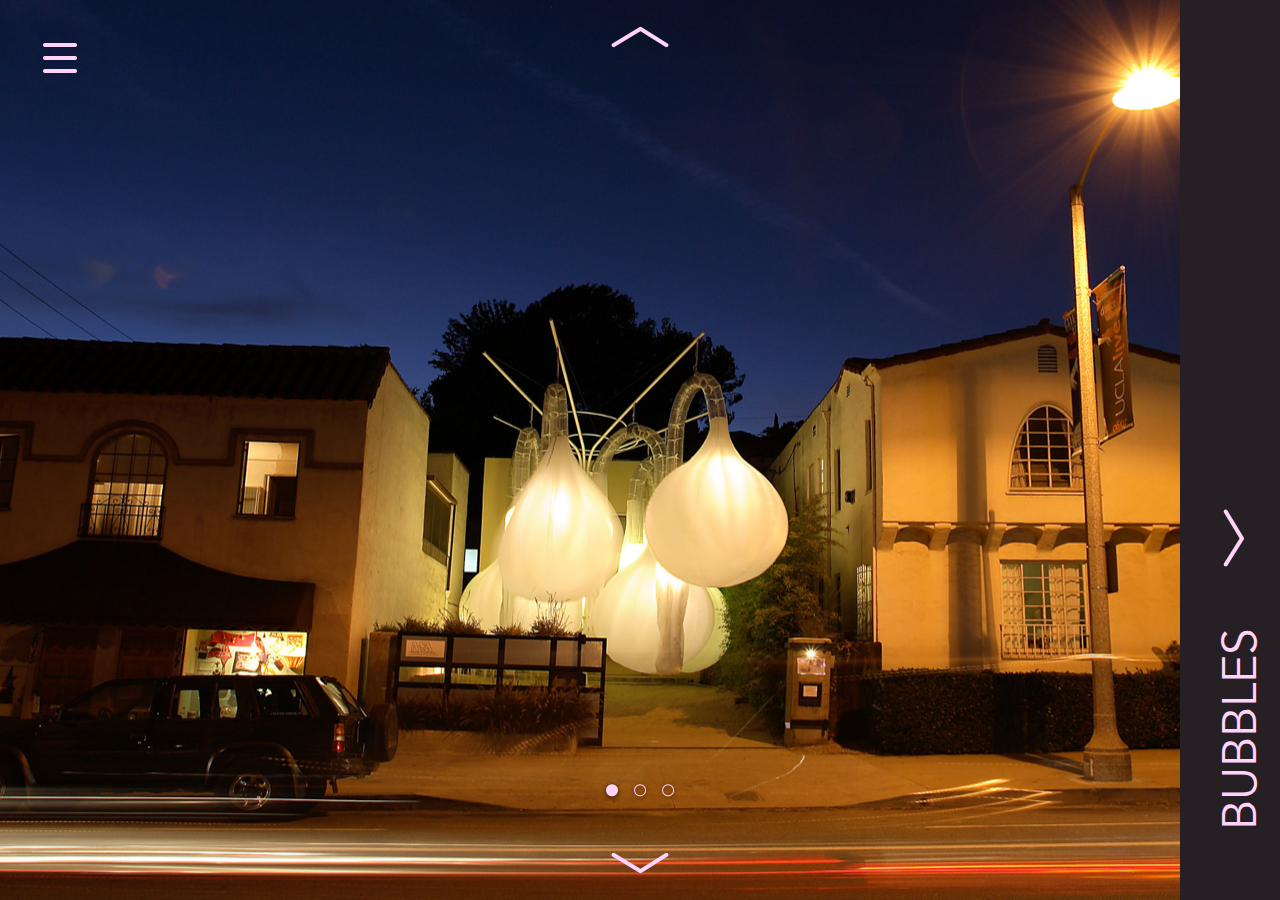
<file: product-2.html>
<!DOCTYPE html>
<html>
    <head>
        
        <meta charset="utf-8"/>
        <meta content="width=device-width, initial-scale=1.0" name="viewport"/>

        <title>nondesigns</title>
        
        <link href="/css/normalize.css" rel="stylesheet" type="text/css"/>
        <link href="/css/styles.css" rel="stylesheet" type="text/css"/>
        <link rel="stylesheet" type="text/css" href="/css/MyFontsWebfontsKit.css">
        
    </head>
    <body>
        <div class="container product-page">
            
            
            <!-- Menu -->
            <div class="menu-icon">MENU</div>
            <div class="menu-popout"> 
            
                <div class="menu-close"> </div>
                <div class="menu-title">MENU</div>
                
                <div class="menu-list-container">
                    <ul class="projects">
                        <li><strong>PROJECTS:</strong></li>
                        <li><a href="product-1.html#nickelodeon">NICKELODEON</a></li>
                        <li><a href="product-1.html#wbe3-2013">WB GAMES E3 2013</a></li>
                        <li><a href="product-1.html#lexus">LEXUS CT UMBRA</a></li>
                        <li><a href="product-1.html#vapur">VAPUR</a></li>
                        <li><a href="product-1.html#wbe3-2014">WB GAMES E3 2014</a></li>
                        <li><a href="product-2.html#bubbles">BUBBLES INSTALLATION</a></li>
                        <li><a href="product-2.html#hoverstate">HOVERSTATE OFFICE</a></li>
                        <li><a href="product-2.html#thqe3">THQ E3 EXHIBIT</a></li>
                        <li><a href="product-2.html#wbe3-2012">WB GAMES E3 2012</a></li>
                        <li><a href="product-2.html#packit">PACKiT</a></li>
                        <li><a href="product-2.html#tmnt">TMNT LAIR</a></li>
                        <li><a href="product-2.html#apertures-of-nature">APERTURES OF NATURE</a></li>
                        <li><a href="product-2.html#wbe3-2011">WB GAMES E3 2011</a></li>
                        <li><a href="product-3.html#good-magazine">GOOD MAGAZINE</a></li>
                        <li><a href="product-3.html#batcave">BAT CAVE</a></li>
                        <li><a href="product-3.html#wbgamestop">WB GAMESTOP CONVENTION</a></li>
                        <li><a href="product-3.html#proposals">EXHIBIT DESIGN COMMISIONS</a></li>
                        <li><a href="product-3.html#wall-of-sound">WALL OF SOUND</a></li>
                        <li><a href="product-4.html#riot">RIOT</a></li>
                        <li><a href="product-4.html#101-collection">101 COLLECTION</a></li>
                        <li><a href="product-4.html#mitosis">MITOSIS INSTALLATION</a></li>
                    </ul>
                    <ul class="products">
                        <li><strong>PRODUCTS:</strong></li>
                        <li> <a href="product-1.html#linear-lighting">NON LINEAR LIGHTING</a></li>
                        <li> <a href="product-1.html#box">NON BOX</a></li>
                        <li> <a href="product-1.html#common-desk">NON COMMON DESK</a></li>
                        <li> <a href="product-1.html#majiang-set">NON MAJIANG SET</a></li>
                        <li> <a href="product-1.html#layers-collection">NON LAYERS COLLECTION</a></li>
                        <li> <a href="product-2.html#topo-table">NON TOPO TABLE</a></li>
                        <li> <a href="product-2.html#flip-light">NON FLIP LIGHT</a></li>
                        <li> <a href="product-2.html#braille-bag">NON BRAILLE BAG</a></li>
                        <li> <a href="product-3.html#wet-lamp">NON WET LAMP</a></li>
                        <li> <a href="product-3.html#bath-caddies">NON BATH CADDIES</a></li>
                        <li> <a href="product-3.html#analog-jewelry">NON ANALOG JEWELRY</a></li>
                        <li> <a href="product-4.html#wooden-bowls">NON WOODEN BOWLS</a></li>
                        <li> <a href="product-4.html#reflection-vase">NON REFLECTION VASE</a></li>
                        <li> <a href="product-4.html#rain-desk">NON RAIN DESK</a></li>
                    </ul> 
                    <ul class="info">
                        <li><strong>INFO:</strong></li>
                        <li><a href="/">HOME</a></li>
                        <li><a href="product-1.html">ABOUT US + CONTACT</a></li>
                        <li><a href="product-4.html#press">PRESS + HONORS</a></li>
                    </ul>                      
                </div>
            
            </div>
            <!-- / Menu -->
        
            <!-- Vertical Cycle Container -->
            <div class="cycle-slideshow vertical-container" id="slideshow"
                data-cycle-fx="scrollVert"
                data-cycle-slides="> div"  
                data-cycle-speed=500
                data-cycle-prev="#prev"
                data-cycle-next="#next"
                >

                
                <!-- Bubbles -->
                <div id="bubbles" data-cycle-hash="bubbles">
                    <div class="cycle-slideshow products inner-slideshow"
                         data-cycle-fx="scrollHorz" data-cycle-swipe=true
                        data-cycle-slides="> div.slide"
                        data-cycle-prev="#bubbles .prev"
                        data-cycle-next="#bubbles .next"
                        data-cycle-pager="#bubbles .pager"
                        data-cycle-pager-template="<a href='#' style='inline-block; width:30px; height:30px;'>&nbsp;&nbsp;</a>"
                    >

                        <div class="one slide">
                            <div class="product-init-nav next">
                                <div class="product-name">BUBBLES</div>
                                <div class="init-next-slide">MORE</div>
                            </div> 
                        </div>
                        <div class="two slide">
                            <div class="product-detail-nav prev">
                                <div class="product-name">BUBBLES</div>
                                <div class="init-prev-slide">PREV.</div>
                            </div>

                            <table cellpadding="0" cellspacing="0" border="0" height="100%" class="product-detail">
                                <tr>
                                    <td valign="bottom" height="100%">
                                        <p>BUBBLES</p>
                                        <p>Interactive Design, Engineering, Fabrication, Installation</p>
                                        <p>Our team's challenge was to create a site-specific architectural scale installation that would engage the public and create a fun, social atmosphere for the community. Bubbles was not only a spectacle that stopped traffic, but excited visitors by allowing them to influence the physical space around them. The installation consists of large interactive bubbles
that inflate and deflate in reaction to the changing occupancy of their surrounding space. The space starts out packed with bubbles and transforms to just a canopy as the space fills with visitors.  In collaboration with Foxlin (Michael Fox and Juintow Lin) and Brand Name Label (Gabriel Renz).  American Institute of Architects Honor Award.</p>
                                        <p><img src="images/big-logo.png" width="150" alt="" border="0" /></p>
                                    </td>
                                </tr>
                            </table>

                        </div>
                        <div class="three slide"></div>

                        <style type="text/css">

                            #bubbles div.one { background-image: url(images/products/bubbles/BUBBLES-1.jpg); }
                            #bubbles div.two { background-image: url(images/products/bubbles/BUBBLES-2.jpg); }  
                            #bubbles div.three { background-image: url(images/products/bubbles/BUBBLES-3.jpg); }

                        </style> 
                        
                        <div class="pager" data-cycle-cmd="pause"></div>
                        
                        <div class="prev-slide prev">PREV.</div>
                        <div class="next-slide next">NEXT</div>
                        
                        
                        <div class="previous-app"><a href="product-1.html#layers-collection">PREVIOUS PROJECT</a></div>

                    </div>
                </div>
                <!-- / Bubbles --> 
               
                
                <!-- WB Games E3 2011 -->
                <div id="wbe3-2011" data-cycle-hash="wbe3-2011">
                    <div class="cycle-slideshow products inner-slideshow"
                         data-cycle-fx="scrollHorz" data-cycle-swipe=true
                        data-cycle-slides="> div.slide"
                        data-cycle-prev="#wbe3-2011 .prev"
                        data-cycle-next="#wbe3-2011 .next"
                        data-cycle-pager="#wbe3-2011 .pager"
                        data-cycle-pager-template="<a href='#' style='inline-block; width:30px; height:30px;'>&nbsp;&nbsp;</a>"
                    >

                        <div class="one slide">
                            <div class="product-init-nav next">
                                <div class="product-name">WB GAMES E3 2011</div>
                                <div class="init-next-slide">MORE</div>
                            </div> 
                        </div>
                        <div class="two slide">
                            <div class="product-detail-nav prev">
                                <div class="product-name">WB GAMES E3 2011</div>
                                <div class="init-prev-slide">PREV.</div>
                            </div>

                            <table cellpadding="0" cellspacing="0" border="0" height="100%" class="product-detail">
                                <tr>
                                    <td valign="bottom" height="100%">
                                        <p>WB GAMES E3 2011</p>
                                        <p>Exhibit Design, Graphic Design, Fabrication, Project Management, On-site Supervision</p>
                                        <p>11,000 square foot exhibit space</p>
                                        <p>For E3 2011, NON designed and built an 11,000 square foot exhibition space for Warner Brothers Games.  The objective of this design is to immerse the gamer into the environment of each game while maintaining a consistent branding system that unites the world of WB Games. For feature titles like Batman and Lord of the Rings, large scale graphics provide background to themed kiosks.  Large cylinders hover over each of the kids games vividly bringing characters from the games to life. Visitors pass through a 100' long WB Games motif to enter the lounge and meeting spaces.</p>
                                        <p><img src="images/big-logo.png" width="150" alt="" border="0" /></p>
                                    </td>
                                </tr>
                            </table>

                        </div>
                        <div class="three slide"></div>
                        <div class="four slide"></div>

                        <style type="text/css">

                            #wbe3-2011 div.one { background-image: url(images/products/wbe3-2011/WBE32011-1.jpg); }
                            #wbe3-2011 div.two { background-image: url(images/products/wbe3-2011/WBE32011-2.jpg); }  
                            #wbe3-2011 div.three { background-image: url(images/products/wbe3-2011/WBE32011-3.jpg); }
                            #wbe3-2011 div.four { background-image: url(images/products/wbe3-2011/WBE32011-4.jpg); }

                        </style> 
                        
                        <div class="pager" data-cycle-cmd="pause"></div>
                        
                        <div class="prev-slide prev">PREV.</div>
                        <div class="next-slide next">NEXT</div> 
                        
                        <div class="next-app"><a href="product-3.html">NEXT PROJECT</a></div>

                    </div>
                </div>
                <!-- / WB Games E3 2011 -->                
                
                
                <!-- Apertures of Nature -->
                <div id="apertures-of-nature" data-cycle-hash="apertures-of-nature">
                    <div class="cycle-slideshow products inner-slideshow"
                         data-cycle-fx="scrollHorz" data-cycle-swipe=true
                        data-cycle-slides="> div.slide"
                        data-cycle-prev="#apertures-of-nature .prev"
                        data-cycle-next="#apertures-of-nature .next"
                        data-cycle-pager="#apertures-of-nature .pager"
                        data-cycle-pager-template="<a href='#' style='inline-block; width:30px; height:30px;'>&nbsp;&nbsp;</a>"
                    >

                        <div class="one slide">
                            <div class="product-init-nav next">
                                <div class="product-name">APERTURES OF NATURE</div>
                                <div class="init-next-slide">MORE</div>
                            </div> 
                        </div>
                        <div class="two slide">
                            <div class="product-detail-nav prev">
                                <div class="product-name">APERTURES OF NATURE</div>
                                <div class="init-prev-slide">PREV.</div>
                            </div>

                            <table cellpadding="0" cellspacing="0" border="0" height="100%" class="product-detail">
                                <tr>
                                    <td valign="bottom" height="100%">
                                        <p>APERTURES OF NATURE</p>
                                        <p>Public Art, Fabrication, Installation</p>
                                        <p>Hollywood's film industry transports people to other settings through the framed view of the screen. Apertures of Nature is about framing details. Precise views of foliage, branches, shadows and bark are captured in pockets of seamless white space. This piece focuses on the celebration of simple beauties that may often go unnoticed. Installed in Plummer Park, West Hollywood for a period of four months.</p>
                                        <p><img src="images/big-logo.png" width="150" alt="" border="0" /></p>
                                    </td>
                                </tr>
                            </table>

                        </div>
                        <div class="three slide"></div>

                        <style type="text/css">

                            #apertures-of-nature div.one { background-image: url(images/products/apertures-of-nature/APERTURESOFNATURE-1.jpg); }
                            #apertures-of-nature div.two { background-image: url(images/products/apertures-of-nature/APERTURESOFNATURE-2.jpg); }  
                            #apertures-of-nature div.three { background-image: url(images/products/apertures-of-nature/APERTURESOFNATURE-3.jpg); }

                        </style> 
                        
                        <div class="pager" data-cycle-cmd="pause"></div>
                        
                        <div class="prev-slide prev">PREV.</div>
                        <div class="next-slide next">NEXT</div>  

                    </div>
                </div>
                <!-- / Apertures of Nature -->                
                
                
                <!-- TMNT Lair -->
                <div id="tmnt" data-cycle-hash="tmnt">
                    <div class="cycle-slideshow products inner-slideshow"
                         data-cycle-fx="scrollHorz" data-cycle-swipe=true
                        data-cycle-slides="> div.slide"
                        data-cycle-prev="#tmnt .prev"
                        data-cycle-next="#tmnt .next"
                        data-cycle-pager="#tmnt .pager"
                        data-cycle-pager-template="<a href='#' style='inline-block; width:30px; height:30px;'>&nbsp;&nbsp;</a>"
                    >

                        <div class="one slide">
                            <div class="product-init-nav next">
                                <div class="product-name">TMNT LAIR</div>
                                <div class="init-next-slide">MORE</div>
                            </div> 
                        </div>
                        <div class="two slide">
                            <div class="product-detail-nav prev">
                                <div class="product-name">TMNT LAIR</div>
                                <div class="init-prev-slide">PREV.</div>
                            </div>

                            <table cellpadding="0" cellspacing="0" border="0" height="100%" class="product-detail">
                                <tr>
                                    <td valign="bottom" height="100%">
                                        <p>TMNT LAIR</p>
                                        <p>Exhibit Design, Retail Design, Experiential Marketing</p>
                                        <p>The convention hall disappears as one passes through the broken sewer tube into the stylized dank sewer lair from Nick's Teenage Mutant Ninja Turtles brand.  The sound of water dripping echoes through the space while sirens and footsteps reverberate from the street level.  Layers of sewer grating creates the street level and Manhattan looms overhead mapped onto giant prints.  A multitude of interactive areas such as sewer tubes, periscopes, pinball machines and surveilance monitors reveal trailers and sneak-peak footage of the new TMNT.  Visitors exit through a sewer tube with display portals flowing into the Nick Shop.</p>
                                        <p><img src="images/big-logo.png" width="150" alt="" border="0" /></p>
                                    </td>
                                </tr>
                            </table>

                        </div>
                        <div class="three slide"></div>

                        <style type="text/css">

                            #tmnt div.one { background-image: url(images/products/tmnt/TMNT-1.jpg); }
                            #tmnt div.two { background-image: url(images/products/tmnt/TMNT-2.jpg); }  
                            #tmnt div.three { background-image: url(images/products/tmnt/TMNT-3.jpg); }

                        </style> 
                        
                        <div class="pager" data-cycle-cmd="pause"></div>
                        
                        <div class="prev-slide prev">PREV.</div>
                        <div class="next-slide next">NEXT</div>  

                    </div>
                </div>
                <!-- / TMNT Lair -->                 
                
                
                <!-- PACKiT -->
                <div id="packit" data-cycle-hash="packit">
                    <div class="cycle-slideshow products inner-slideshow"
                         data-cycle-fx="scrollHorz" data-cycle-swipe=true
                        data-cycle-slides="> div.slide"
                        data-cycle-prev="#packit .prev"
                        data-cycle-next="#packit .next"
                        data-cycle-pager="#packit .pager"
                        data-cycle-pager-template="<a href='#' style='inline-block; width:30px; height:30px;'>&nbsp;&nbsp;</a>"
                    >

                        <div class="one slide">
                            <div class="product-init-nav next">
                                <div class="product-name">PACKiT</div>
                                <div class="init-next-slide">MORE</div>
                            </div> 
                        </div>
                        <div class="two slide">
                            <div class="product-detail-nav prev">
                                <div class="product-name">PACKiT</div>
                                <div class="init-prev-slide">PREV.</div>
                            </div>

                            <table cellpadding="0" cellspacing="0" border="0" height="100%" class="product-detail">
                                <tr>
                                    <td valign="bottom" height="100%">
                                        <p>PACKiT</p>
                                        <p>Exhibit Design, Graphic Design, Fabrication</p>
                                        <p>For PACKiT's new line of freezable personal coolers, they wanted to create a colorful kitchen atmosphere to demo and display the product.  Like a cutaway set, it would combine both functional and faux fixtures, branded lifestyle imagery and illustrated iconic kitchen elements. With minimal size, weight and assembly, it housed lit cabinets to showcase products, a central demo island, refrigerator and chest freezer hidden within the base cabinets.</p>
                                        <p><img src="images/big-logo.png" width="150" alt="" border="0" /></p>
                                    </td>
                                </tr>
                            </table>

                        </div>
                        <div class="three slide"></div>

                        <style type="text/css">

                            #packit div.one { background-image: url(images/products/packit/PACKIT-1.jpg); }
                            #packit div.two { background-image: url(images/products/packit/PACKIT-2.jpg); }  
                            #packit div.three { background-image: url(images/products/packit/PACKIT-3.jpg); }

                        </style> 
                        
                        <div class="pager" data-cycle-cmd="pause"></div>
                        
                        <div class="prev-slide prev">PREV.</div>
                        <div class="next-slide next">NEXT</div>  

                    </div>
                </div>
                <!-- / PACKiT -->                 
                
                
                <!-- WB Games E3 2012 -->
                <div id="wbe3-2012" data-cycle-hash="wbe3-2012">
                    <div class="cycle-slideshow products inner-slideshow"
                         data-cycle-fx="scrollHorz" data-cycle-swipe=true
                        data-cycle-slides="> div.slide"
                        data-cycle-prev="#wbe3-2012 .prev"
                        data-cycle-next="#wbe3-2012 .next"
                        data-cycle-pager="#wbe3-2012 .pager"
                        data-cycle-pager-template="<a href='#' style='inline-block; width:30px; height:30px;'>&nbsp;&nbsp;</a>"
                    >

                        <div class="one slide">
                            <div class="product-init-nav next">
                                <div class="product-name">WB GAMES E3 2012</div>
                                <div class="init-next-slide">MORE</div>
                            </div> 
                        </div>
                        <div class="two slide">
                            <div class="product-detail-nav prev">
                                <div class="product-name">WB GAMES E3 2012</div>
                                <div class="init-prev-slide">PREV.</div>
                            </div>

                            <table cellpadding="0" cellspacing="0" border="0" height="100%" class="product-detail">
                                <tr>
                                    <td valign="bottom" height="100%">
                                        <p>WB GAMES E3 2012</p>
                                        <p>Exhibit Design, Graphic Design, Fabrication, Project Management, On-site Supervision</p>
                                        <p>10,000 square foot exhibit space</p>
                                        <p>To feature the latest games from Warner Bros., this exhibit features multiple areas for brands such as Lego, Batman, Lord of the Rings and Nintendo Wii U.  The space also housed eleven meeting rooms and a theater for game demos and trailers.</p>
                                        <p><img src="images/big-logo.png" width="150" alt="" border="0" /></p>
                                    </td>
                                </tr>
                            </table>

                        </div>
                        <div class="three slide"></div>
                        <div class="four slide"></div>

                        <style type="text/css">

                            #wbe3-2012 div.one { background-image: url(images/products/wbe3-2012/WBE32012-1.jpg); }
                            #wbe3-2012 div.two { background-image: url(images/products/wbe3-2012/WBE32012-2.jpg); }  
                            #wbe3-2012 div.three { background-image: url(images/products/wbe3-2012/WBE32012-3.jpg); }
                            #wbe3-2012 div.four { background-image: url(images/products/wbe3-2012/WBE32012-4.jpg); }

                        </style> 
                        
                        <div class="pager" data-cycle-cmd="pause"></div>
                        
                        <div class="prev-slide prev">PREV.</div>
                        <div class="next-slide next">NEXT</div>  

                    </div>
                </div>
                <!-- / WB Games E3 2012 -->                
                
                
                <!-- Braille Bag -->
                <div id="braille-bag" data-cycle-hash="braille-bag">
                    <div class="cycle-slideshow products inner-slideshow"
                         data-cycle-fx="scrollHorz" data-cycle-swipe=true
                        data-cycle-slides="> div.slide"
                        data-cycle-prev="#braille-bag .prev"
                        data-cycle-next="#braille-bag .next"
                        data-cycle-pager="#braille-bag .pager"
                        data-cycle-speed=500
                        data-cycle-pager-template="<a href='#' style='inline-block; width:30px; height:30px;'>&nbsp;&nbsp;</a>"
                    >

                        <div class="one slide">
                            <div class="product-init-nav next">
                                <div class="product-name">NON BRAILLE BAG</div>
                                <div class="init-next-slide">MORE</div>
                            </div>                    
                        </div>
                        <div class="two slide">
                            <div class="product-detail-nav prev">
                                <div class="product-name">NON BRAILLE BAG</div>
                                <div class="init-prev-slide">PREV.</div>
                            </div>

                            <table cellpadding="0" cellspacing="0" border="0" height="100%" class="product-detail">
                                <tr>
                                    <td valign="bottom" height="100%">
                                        <p>NON BRAILLE BAG</p>
                                        <p><a href="http://nondesigns-2.myshopify.com" target="_blank">PURCHASE FROM THE NON ONLINE SHOP</a></p>
                                        <p>The BRAILLE BAG is part of a collection encoded with pieces of a short story. Not until they are all acquired will the full message be revealed. The soft wool felt is smoothly embossed, leaving the dots in the pattern soft and fuzzy. Nickel rivets hold together the durable construction.</p>
                                        <p><img src="images/big-logo.png" width="150" alt="" border="0" /></p>
                                    </td>
                                </tr>
                            </table>


                        </div>
                        <div class="three slide"> </div>

                        <style type="text/css">

                            #braille-bag div.one { background-image: url(images/products/braille-bag/BRAILLEBAG-1.jpg); }
                            #braille-bag div.two { background-image: url(images/products/braille-bag/BRAILLEBAG-2.jpg); }  
                            #braille-bag div.three { background-image: url(images/products/braille-bag/BRAILLEBAG-3.jpg); }     

                        </style> 
                        
                        <div class="pager" data-cycle-cmd="pause"></div>
                        
                        <div class="prev-slide prev">PREV.</div>
                        <div class="next-slide next">NEXT</div>              

                    </div>
                </div>
                <!-- / Braille Bag -->                
                
                
                <!-- Flip Light -->
                <div id="flip-light" data-cycle-hash="flip-light">
                    <div class="cycle-slideshow products inner-slideshow"
                         data-cycle-fx="scrollHorz" data-cycle-swipe=true
                        data-cycle-slides="> div.slide"
                        data-cycle-prev="#flip-light .prev"
                        data-cycle-next="#flip-light .next"
                        data-cycle-pager="#flip-light .pager"
                        data-cycle-speed=500
                        data-cycle-pager-template="<a href='#' style='inline-block; width:30px; height:30px;'>&nbsp;&nbsp;</a>"
                    >

                        <div class="one slide">
                            <div class="product-init-nav next">
                                <div class="product-name">NON FLIP LIGHT</div>
                                <div class="init-next-slide">MORE</div>
                            </div>                    
                        </div>
                        <div class="two slide">
                            <div class="product-detail-nav prev">
                                <div class="product-name">NON FLIP LIGHT</div>
                                <div class="init-prev-slide">PREV.</div>
                            </div>

                            <table cellpadding="0" cellspacing="0" border="0" height="100%" class="product-detail">
                                <tr>
                                    <td valign="bottom" height="100%">
                                        <p>NON FLIP LIGHT</p>
                                        <p><a href="http://nondesigns-2.myshopify.com" target="_blank">PURCHASE FROM THE NON ONLINE SHOP</a></p>
                                        <p>FLIP light, a tactile luminaire that changes color when it rotates. Playing with a FLIP light enables the user to find any color in the spectrum of light by simply rolling it, tossing it and spinning it, creating animations of light which are in direct response to the interactions taking place. Acrylic and Corian with 8-hour rechargable “LIFE” battery with plug-in charger. 6" Diameter.</p>
                                        
                                        <p><img src="images/big-logo.png" width="150" alt="" border="0" /></p>
                                    </td>
                                </tr>
                            </table>


                        </div>
                        <div class="three slide"> </div>

                        <style type="text/css">

                            #flip-light div.one { background-image: url(images/products/flip-light/FLIPLIGHT-1.jpg); }
                            #flip-light div.two { background-image: url(images/products/flip-light/FLIPLIGHT-2.jpg); }  
                            #flip-light div.three { background-image: url(images/products/flip-light/FLIPLIGHT-3.jpg); }      

                        </style> 
                        
                        <div class="pager" data-cycle-cmd="pause"></div>
                        
                        <div class="prev-slide prev">PREV.</div>
                        <div class="next-slide next">NEXT</div>              

                    </div>
                </div> 
                <!-- / Flip Light -->                 
                
                
                <!-- THQ E3 -->
                <div id="thqe3" data-cycle-hash="thqe3">
                    <div class="cycle-slideshow products inner-slideshow"
                         data-cycle-fx="scrollHorz" data-cycle-swipe=true
                        data-cycle-slides="> div.slide, >a"
    data-cycle-youtube=true
    data-cycle-youtube-autostart=false
                         data-cycle-youtube-autostop=true
                         
                        data-cycle-prev="#thqe3 .prev"
                        data-cycle-next="#thqe3 .next"
                        data-cycle-pager="#thqe3 .pager"
                        data-cycle-pager-template="<a href='#' style='inline-block; width:30px; height:30px;'>&nbsp;&nbsp;</a>"
                    >

                        <div class="one slide">
                            <div class="product-init-nav next">
                                <div class="product-name">THQ E3 EXHIBIT</div>
                                <div class="init-next-slide">MORE</div>
                            </div> 
                        </div>
                        <div class="two slide">
                            <div class="product-detail-nav prev">
                                <div class="product-name">THQ E3 EXHIBIT</div>
                                <div class="init-prev-slide">PREV.</div>
                            </div>

                            <table cellpadding="0" cellspacing="0" border="0" height="100%" class="product-detail">
                                <tr>
                                    <td valign="bottom" height="100%">
                                        <p>THQ E3 EXHIBIT</p>
                                        <p>Exhibit Design, Graphic Design, Fabrication, Project Management, On-site Supervision</p>
                                        <p>7,500 square foot exhibit space</p>
                                        <p>Private demonstrations are held in theaters built of glowing translucent walls on the inside and a lit pixel motif wrapping the outer surface.  Low, angled kiosks host many of the games, while the "Darksiders" is housed in capsules that one can sit inside of and play. The scrim signage doubles as an enclosure, accommodating a private meeting room, staff rest area and VIP lounge.</p>
                                        <p><img src="images/big-logo.png" width="150" alt="" border="0" /></p>
                                    </td>
                                </tr>
                            </table>

                        </div>
                        <div class="three slide"><iframe src="http://www.youtube.com/v/yBc-fv-caV8" width="100%" height="100%"></iframe></div>
                        <div class="four slide"></div>

                        <style type="text/css">

                            #thqe3 div.one { background-image: url(images/products/thqe3/THQE309-1.jpg); }
                            #thqe3 div.two { background-image: url(images/products/thqe3/THQE309-2.jpg); } 
                            
                            #thqe3 div.four { background-image: url(images/products/thqe3/THQE309-4.jpg); }

                        </style> 
                        
                        <div class="pager" data-cycle-cmd="pause"></div>
                        
                        <div class="prev-slide prev">PREV.</div>
                        <div class="next-slide next">NEXT</div>  

                    </div>
                </div>
                <!-- / THQ E3 -->                  
                
                
                <!-- Hoverstate -->
                <div id="hoverstate" data-cycle-hash="hoverstate">
                    <div class="cycle-slideshow products inner-slideshow"
                         data-cycle-fx="scrollHorz" data-cycle-swipe=true
                        data-cycle-slides="> div.slide"
                        data-cycle-prev="#hoverstate .prev"
                        data-cycle-next="#hoverstate .next"
                        data-cycle-pager="#hoverstate .pager"
                        data-cycle-pager-template="<a href='#' style='inline-block; width:30px; height:30px;'>&nbsp;&nbsp;</a>"
                    >

                        <div class="one slide">
                            <div class="product-init-nav next">
                                <div class="product-name">HOVERSTATE OFFICE</div>
                                <div class="init-next-slide">MORE</div>
                            </div> 
                        </div>
                        <div class="two slide">
                            <div class="product-detail-nav prev">
                                <div class="product-name">HOVERSTATE OFFICE</div>
                                <div class="init-prev-slide">PREV.</div>
                            </div>

                            <table cellpadding="0" cellspacing="0" border="0" height="100%" class="product-detail">
                                <tr>
                                    <td valign="bottom" height="100%">
                                        <p>HOVERSTATE OFFICE</p>
                                        <p>Creative Office Design, Fabrication, Construction Management</p>
                                        <p>Under construction:  NON designed digital agency Hoverstate's new LA headquarters along with custom workstations and furniture.  An open floor plan with exposed brick, concrete floor, truss ceiling and HVAC ducts replaced the low drop ceiling and tiny cubicle offices. Custom light fixtures array outward from the new glass conference room which divides the space into offices, lounge, and open workstations.</p>
                                        <p><img src="images/big-logo.png" width="150" alt="" border="0" /></p>
                                    </td>
                                </tr>
                            </table>

                        </div>
                        <div class="three slide"></div>

                        <style type="text/css">

                            #hoverstate div.one { background-image: url(images/products/hoverstate/HOVERSTATE-1.jpg); }
                            #hoverstate div.two { background-image: url(images/products/hoverstate/HOVERSTATE-2.jpg); }  
                            #hoverstate div.three { background-image: url(images/products/hoverstate/HOVERSTATE-3.jpg); }

                        </style> 
                        
                        <div class="pager" data-cycle-cmd="pause"></div>
                        
                        <div class="prev-slide prev">PREV.</div>
                        <div class="next-slide next">NEXT</div>  

                    </div>
                </div>
                <!-- / Hoverstate -->  
                
                
                <!-- Topo Table -->
                <div id="topo-table" data-cycle-hash="topo-table">
                    <div class="cycle-slideshow products inner-slideshow"
                         data-cycle-fx="scrollHorz" data-cycle-swipe=true
                        data-cycle-slides="> div.slide"
                        data-cycle-prev="#topo-table .prev"
                        data-cycle-next="#topo-table .next"
                        data-cycle-pager="#topo-table .pager"
                        data-cycle-speed=500
                        data-cycle-pager-template="<a href='#' style='inline-block; width:30px; height:30px;'>&nbsp;&nbsp;</a>"
                    >

                        <div class="one slide">
                            <div class="product-init-nav next">
                                <div class="product-name">NON TOPO TABLE</div>
                                <div class="init-next-slide">MORE</div>
                            </div>                    
                        </div>
                        <div class="two slide">
                            <div class="product-detail-nav prev">
                                <div class="product-name">NON TOPO TABLE</div>
                                <div class="init-prev-slide">PREV.</div>
                            </div>

                            <table cellpadding="0" cellspacing="0" border="0" height="100%" class="product-detail">
                                <tr>
                                    <td valign="bottom" height="100%">
                                        <p>NON TOPO TABLE</p>
                                        <p><a href="http://nondesigns-2.myshopify.com" target="_blank">PURCHASE FROM THE NON ONLINE SHOP</a></p>
                                        <p>We got tired of perfectly flat tables so we made TOPO, a series of Corian tables with built in, reconfigurable landscapes. Molded plastic inserts drop into the table to create functional topographies that make a home for plants, paper-clips and oranges.</p>
                                        <p><a href="http://www.nondesigns.com/tearsheets/NON-TOPO-TEAR-SHEET.pdf" target="_blank">DOWNLOAD TEAR SHEET</a></p>
                                        <p><img src="images/big-logo.png" width="150" alt="" border="0" /></p>
                                    </td>
                                </tr>
                            </table>


                        </div>
                        <div class="three slide"> </div>

                        <style type="text/css">

                            #topo-table div.one { background-image: url(images/products/topo-table/TOPOTABLE-1.jpg); }
                            #topo-table div.two { background-image: url(images/products/topo-table/TOPOTABLE-2.jpg); }  
                            #topo-table div.three { background-image: url(images/products/topo-table/TOPOTABLE-3.jpg); }      

                        </style> 
                        
                        <div class="pager" data-cycle-cmd="pause"></div>
                        
                        <div class="prev-slide prev">PREV.</div>
                        <div class="next-slide next">NEXT</div>              

                    </div>
                </div> 
                <!-- / Topo Table -->                 
                
                
               
                
                              
                
                
            </div>
            <!-- / Vertical Cycle Container -->
            
            <!-- Vertical slide navigation arrows -->
            <div class="previous-project vert-scroll">
                <div class="arrow-up" id="next">PREVIOUS PROJECT</div>
            </div>            
            
            <div class="next-project vert-scroll">
                <div class="arrow-down" id="prev">NEXT PROJECT</div>
            </div>            
            <!-- / Vertical slide navigation arrows -->
            



            <!--<div class="footer">
            
            </div>-->
        
        </div>
        
        <script src="/js/jquery-2.1.1.min.js" type="text/javascript"></script>  
        <script src="/js/jquery.cycle2.js" type="text/javascript"></script>
        <script src="/js/jquery.cycle2.swipe.min.js" type="text/javascript"></script>
        <script src="/js/jquery.cycle2.scrollVert.js" type="text/javascript"></script>
        <script src="/js/jquery.cycle2.video.min.js" type="text/javascript"></script>
        <script src="/js/global.js" type="text/javascript"></script>   

        
        <script>
            
            $(function() {
                
                // Pause all slideshows on the page.
                $('.cycle-slideshow').cycle('pause');

                $('#slideshow').cycle('next');
                $('#slideshow').cycle('next');
                $('#slideshow').cycle('next');
                $('#slideshow').cycle('next');
                $('#slideshow').cycle('next');
                $('#slideshow').cycle('next');
                $('#slideshow').cycle('next');
                $('#slideshow').cycle('next');
                $('#slideshow').cycle('next');
                $('#slideshow').cycle('next');
                $('#slideshow').cycle('next');
                
                
                // Reset the product index to zero.
                $('.vert-scroll').click(function() {
                    //$('.inner-slideshow').cycle('goto', 0); 
                    $('.next-slide').fadeOut();
                    $('.prev-slide').fadeOut();
                    
                    
                });
                
                


            });
            
        </script>
      
<script>
  (function(i,s,o,g,r,a,m){i['GoogleAnalyticsObject']=r;i[r]=i[r]||function(){
  (i[r].q=i[r].q||[]).push(arguments)},i[r].l=1*new Date();a=s.createElement(o),
  m=s.getElementsByTagName(o)[0];a.async=1;a.src=g;m.parentNode.insertBefore(a,m)
  })(window,document,'script','//www.google-analytics.com/analytics.js','ga');

  ga('create', 'UA-63031234-1', 'auto');
  ga('send', 'pageview');

</script>        
        
    </body>
</html>
</file>
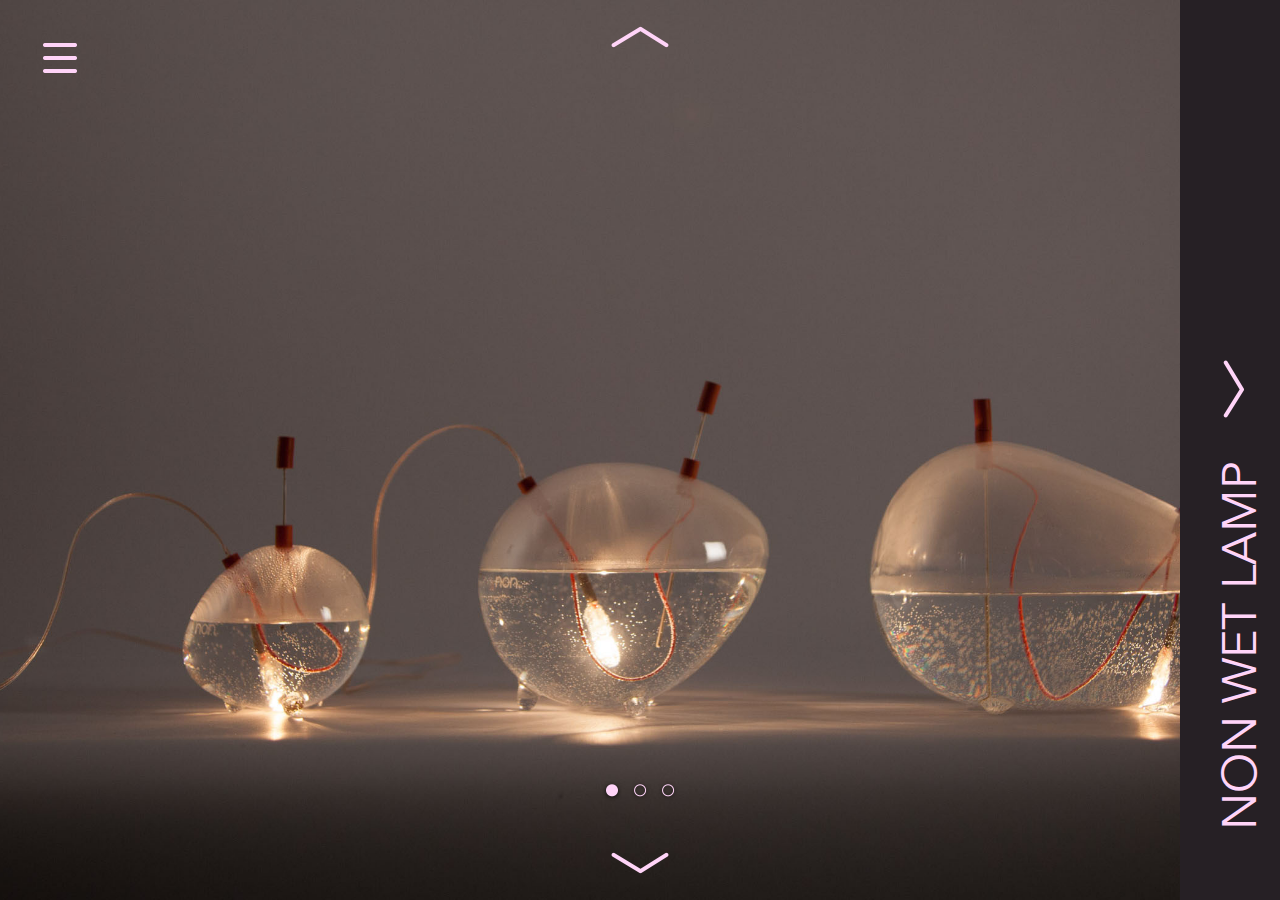
<file: product-3.html>
<!DOCTYPE html>
<html>
    <head>
        
        <meta charset="utf-8"/>
        <meta content="width=device-width, initial-scale=1.0" name="viewport"/>

        <title>nondesigns</title>
        
        <link href="/css/normalize.css" rel="stylesheet" type="text/css"/>
        <link href="/css/styles.css" rel="stylesheet" type="text/css"/>
        <link rel="stylesheet" type="text/css" href="/css/MyFontsWebfontsKit.css">
        
    </head>
    <body>
        <div class="container product-page">
            
            
            <!-- Menu -->
            <div class="menu-icon">MENU</div>
            <div class="menu-popout"> 
            
                <div class="menu-close"> </div>
                <div class="menu-title">MENU</div>
                
                <div class="menu-list-container">
                    <ul class="projects">
                        <li><strong>PROJECTS:</strong></li>
                        <li><a href="product-1.html#nickelodeon">NICKELODEON</a></li>
                        <li><a href="product-1.html#wbe3-2013">WB GAMES E3 2013</a></li>
                        <li><a href="product-1.html#lexus">LEXUS CT UMBRA</a></li>
                        <li><a href="product-1.html#vapur">VAPUR</a></li>
                        <li><a href="product-1.html#wbe3-2014">WB GAMES E3 2014</a></li>
                        <li><a href="product-2.html#bubbles">BUBBLES INSTALLATION</a></li>
                        <li><a href="product-2.html#hoverstate">HOVERSTATE OFFICE</a></li>
                        <li><a href="product-2.html#thqe3">THQ E3 EXHIBIT</a></li>
                        <li><a href="product-2.html#wbe3-2012">WB GAMES E3 2012</a></li>
                        <li><a href="product-2.html#packit">PACKiT</a></li>
                        <li><a href="product-2.html#tmnt">TMNT LAIR</a></li>
                        <li><a href="product-2.html#apertures-of-nature">APERTURES OF NATURE</a></li>
                        <li><a href="product-2.html#wbe3-2011">WB GAMES E3 2011</a></li>
                        <li><a href="product-3.html#good-magazine">GOOD MAGAZINE</a></li>
                        <li><a href="product-3.html#batcave">BAT CAVE</a></li>
                        <li><a href="product-3.html#wbgamestop">WB GAMESTOP CONVENTION</a></li>
                        <li><a href="product-3.html#proposals">EXHIBIT DESIGN COMMISIONS</a></li>
                        <li><a href="product-3.html#wall-of-sound">WALL OF SOUND</a></li>
                        <li><a href="product-4.html#riot">RIOT</a></li>
                        <li><a href="product-4.html#101-collection">101 COLLECTION</a></li>
                        <li><a href="product-4.html#mitosis">MITOSIS INSTALLATION</a></li>
                    </ul>
                    <ul class="products">
                        <li><strong>PRODUCTS:</strong></li>
                        <li> <a href="product-1.html#linear-lighting">NON LINEAR LIGHTING</a></li>
                        <li> <a href="product-1.html#box">NON BOX</a></li>
                        <li> <a href="product-1.html#common-desk">NON COMMON DESK</a></li>
                        <li> <a href="product-1.html#majiang-set">NON MAJIANG SET</a></li>
                        <li> <a href="product-1.html#layers-collection">NON LAYERS COLLECTION</a></li>
                        <li> <a href="product-2.html#topo-table">NON TOPO TABLE</a></li>
                        <li> <a href="product-2.html#flip-light">NON FLIP LIGHT</a></li>
                        <li> <a href="product-2.html#braille-bag">NON BRAILLE BAG</a></li>
                        <li> <a href="product-3.html#wet-lamp">NON WET LAMP</a></li>
                        <li> <a href="product-3.html#bath-caddies">NON BATH CADDIES</a></li>
                        <li> <a href="product-3.html#analog-jewelry">NON ANALOG JEWELRY</a></li>
                        <li> <a href="product-4.html#wooden-bowls">NON WOODEN BOWLS</a></li>
                        <li> <a href="product-4.html#reflection-vase">NON REFLECTION VASE</a></li>
                        <li> <a href="product-4.html#rain-desk">NON RAIN DESK</a></li>
                    </ul> 
                    <ul class="info">
                        <li><strong>INFO:</strong></li>
                        <li><a href="/">HOME</a></li>
                        <li><a href="product-1.html">ABOUT US + CONTACT</a></li>
                        <li><a href="product-4.html#press">PRESS + HONORS</a></li>
                    </ul>                      
                </div>
            
            </div>
            <!-- / Menu -->
        
            <!-- Vertical Cycle Container -->
            <div class="cycle-slideshow vertical-container" id="slideshow"
                data-cycle-fx="scrollVert"
                data-cycle-slides="> div"  
                data-cycle-speed=500
                data-cycle-prev="#prev"
                data-cycle-next="#next"
                >

                
                <!-- Wet Lamp -->
                <div id="wet-lamp" data-cycle-hash="wet-lamp">
                    <div class="cycle-slideshow products inner-slideshow"
                         data-cycle-fx="scrollHorz" data-cycle-swipe=true
                        data-cycle-slides="> div.slide"
                        data-cycle-prev="#wet-lamp .prev"
                        data-cycle-next="#wet-lamp .next"
                        data-cycle-pager="#wet-lamp .pager"
                        data-cycle-pager-template="<a href='#' style='inline-block; width:30px; height:30px;'>&nbsp;&nbsp;</a>"
                    >

                        <div class="one slide">
                            <div class="product-init-nav next">
                                <div class="product-name">NON WET LAMP</div>
                                <div class="init-next-slide">MORE</div>
                            </div> 
                        </div>
                        <div class="two slide">
                            <div class="product-detail-nav prev">
                                <div class="product-name">NON WET LAMP</div>
                                <div class="init-prev-slide">PREV.</div>
                            </div>

                            <table cellpadding="0" cellspacing="0" border="0" height="100%" class="product-detail">
                                <tr>
                                    <td valign="bottom" height="100%">
                                        <p>NON WET LAMP</p>
                                        <p>The WET LAMP is an elegant and playful series of hand blown glass lamps, each with an alluring water-submerged light bulb at its center.  Putting an exposed light bulb in water certainly raises some eyebrows, but it also creates an intriguingly simple dimmer switch.  When a thin silver rod is slid into The water, The WET LAMP turns on and becomes progressively brighter as The rod is submerged. The silver rod slides smoothly through a silicone gasket, carrying current into the water and creating an infatuating user interaction.  Despite its precarious concept, The WET LAMP is a completely safe and isolated system of low voltage power and easily replaceable bulbs.</p>
                                        <p><a href="mailto:info@nondesigns.com">CALL FOR AVAILABILITY AND PRICING</a></p>
                                        <p><img src="images/big-logo.png" width="150" alt="" border="0" /></p>
                                    </td>
                                </tr>
                            </table>

                        </div>
                        <div class="three slide"></div>

                        <style type="text/css">

                            #wet-lamp div.one { background-image: url(images/products/wet-lamp/WETLAMP-1.jpg); }
                            #wet-lamp div.two { background-image: url(images/products/wet-lamp/WETLAMP-2.jpg); }  
                            #wet-lamp div.three { background-image: url(images/products/wet-lamp/WETLAMP-3.jpg); }   

                        </style> 
                        
                        <div class="pager" data-cycle-cmd="pause"></div>
                        
                        <div class="prev-slide prev">PREV.</div>
                        <div class="next-slide next">NEXT</div>
                        
                        <div class="previous-app"><a href="product-2.html#wbe3-2011">PREVIOUS PROJECT</a></div>

                    </div>
                </div>
                <!-- / Wet Lamp -->                 
                

 
                
                
                <!-- Wall of Sound -->
                <div id="wall-of-sound" data-cycle-hash="wall-of-sound">
                    <div class="cycle-slideshow products inner-slideshow"
                         data-cycle-fx="scrollHorz" data-cycle-swipe=true
                        data-cycle-slides="> div.slide"
                        data-cycle-prev="#wall-of-sound .prev"
                        data-cycle-next="#wall-of-sound .next"
                        data-cycle-pager="#wall-of-sound .pager"
                        data-cycle-pager-template="<a href='#' style='inline-block; width:30px; height:30px;'>&nbsp;&nbsp;</a>"
                    >

                        <div class="one slide">
                            <div class="product-init-nav next">
                                <div class="product-name">WALL OF SOUND</div>
                                <div class="init-next-slide">MORE</div>
                            </div> 
                        </div>
                        <div class="two slide">
                            <div class="product-detail-nav prev">
                                <div class="product-name">WALL OF SOUND</div>
                                <div class="init-prev-slide">PREV.</div>
                            </div>

                            <table cellpadding="0" cellspacing="0" border="0" height="100%" class="product-detail">
                                <tr>
                                    <td valign="bottom" height="100%">
                                        <p>WALL OF SOUND</p>
                                        <p>Interactive Design, Art Installation, Engineering, Fabrication, Installation</p>
                                        <p>This modular wall system reflects the activity of visitors with light and texture. With every sound produced by its audience, the SOUND wall responds by opening its surface, allowing light to spill out across the textural surface. The system is expandable to any wall size and its sensitivity is adjustable to react to the volume level within its environment.</p>
                                        <p><img src="images/big-logo.png" width="150" alt="" border="0" /></p>
                                    </td>
                                </tr>
                            </table>

                        </div>
                        <div class="three slide"></div>

                        <style type="text/css">

                            #wall-of-sound div.one { background-image: url(images/products/wall-of-sound/WALLOFSOUND-1.jpg); }
                            #wall-of-sound div.two { background-image: url(images/products/wall-of-sound/WALLOFSOUND-2.jpg); }  
                            #wall-of-sound div.three { background-image: url(images/products/wall-of-sound/WALLOFSOUND-3.jpg); }

                        </style> 
                        
                        <div class="pager" data-cycle-cmd="pause"></div>
                        
                        <div class="prev-slide prev">PREV.</div>
                        <div class="next-slide next">NEXT</div> 
                        
                        <div class="next-app"><a href="product-4.html">NEXT PROJECT</a></div>

                    </div>
                </div>
                <!-- / Wall of Sound -->
                
                
                <!-- Proposals (Exhibit Design Commisions) -->
                <div id="proposals" data-cycle-hash="proposals">
                    <div class="cycle-slideshow products inner-slideshow"
                         data-cycle-fx="scrollHorz" data-cycle-swipe=true
                        data-cycle-slides="> div.slide"
                        data-cycle-prev="#proposals .prev"
                        data-cycle-next="#proposals .next"
                        data-cycle-pager="#proposals .pager"
                        data-cycle-pager-template="<a href='#' style='inline-block; width:30px; height:30px;'>&nbsp;&nbsp;</a>"
                    >

                        <div class="one slide">
                            <div class="product-init-nav next">
                                <div class="product-name">EXHIBIT DESIGN COMMISIONS</div>
                                <div class="init-next-slide">MORE</div>
                            </div> 
                        </div>
                        <div class="two slide">
                            <div class="product-detail-nav prev">
                                <div class="product-name">EXHIBIT DESIGN COMMISIONS</div>
                                <div class="init-prev-slide">PREV.</div>
                            </div>

                            <table cellpadding="0" cellspacing="0" border="0" height="100%" class="product-detail">
                                <tr>
                                    <td valign="bottom" height="100%">
                                        <p>EXHIBIT DESIGN COMMISIONS</p>
                                        <p>Creative Services, Fabrication, Install Supervision</p>
                                        <p>NONdesigns has worked as a creative agency developing exhibit designs for many corporate brands.  Here are a handful of examples.</p>
                                        <p><img src="images/big-logo.png" width="150" alt="" border="0" /></p>
                                    </td>
                                </tr>
                            </table>

                        </div>
                        <div class="three slide"></div>

                        <style type="text/css">

                            #proposals div.one { background-image: url(images/products/proposals/PROPOSALS-1.jpg); }
                            #proposals div.two { background-image: url(images/products/proposals/PROPOSALS-2.jpg); }  
                            #proposals div.three { background-image: url(images/products/proposals/PROPOSALS-3.jpg); }

                        </style> 
                        
                        <div class="pager" data-cycle-cmd="pause"></div>
                        
                        <div class="prev-slide prev">PREV.</div>
                        <div class="next-slide next">NEXT</div>  

                    </div>
                </div>
                <!-- / Proposals (Exhibit Design Commisions) -->
                
                
                <!-- WB Gamestop Convention -->
                <div id="wbgamestop" data-cycle-hash="wbgamestop">
                    <div class="cycle-slideshow products inner-slideshow"
                         data-cycle-fx="scrollHorz" data-cycle-swipe=true
                        data-cycle-slides="> div.slide"
                        data-cycle-prev="#wbgamestop .prev"
                        data-cycle-next="#wbgamestop .next"
                        data-cycle-pager="#wbgamestop .pager"
                        data-cycle-pager-template="<a href='#' style='inline-block; width:30px; height:30px;'>&nbsp;&nbsp;</a>"
                    >

                        <div class="one slide">
                            <div class="product-init-nav next">
                                <div class="product-name">WB GAMESTOP CONVENTION</div>
                                <div class="init-next-slide">MORE</div>
                            </div> 
                        </div>
                        <div class="two slide">
                            <div class="product-detail-nav prev">
                                <div class="product-name">WB GAMESTOP CONVENTION</div>
                                <div class="init-prev-slide">PREV.</div>
                            </div>

                            <table cellpadding="0" cellspacing="0" border="0" height="100%" class="product-detail">
                                <tr>
                                    <td valign="bottom" height="100%">
                                        <p>WB GAMESTOP CONVENTION</p>
                                        <p>Exhibit Design, Graphic Design, Fabrication, Project Management, On-site Supervision</p>
                                        <p>NONdesigns has designed and produced a various WB Games exhibits.  Here are some examples.</p>
                                        <p><img src="images/big-logo.png" width="150" alt="" border="0" /></p>
                                    </td>
                                </tr>
                            </table>

                        </div>
                        <div class="three slide"></div>

                        <style type="text/css">

                            #wbgamestop div.one { background-image: url(images/products/wbgamestop/WBGAMESTOP-1.jpg); }
                            #wbgamestop div.two { background-image: url(images/products/wbgamestop/WBGAMESTOP-2.jpg); }  
                            #wbgamestop div.three { background-image: url(images/products/wbgamestop/WBGAMESTOP-3.jpg); }

                        </style> 
                        
                        <div class="pager" data-cycle-cmd="pause"></div>
                        
                        <div class="prev-slide prev">PREV.</div>
                        <div class="next-slide next">NEXT</div>  

                    </div>
                </div>
                <!-- / WB Gamestop Convention -->
                
                
                <!-- Bat Cave -->
                <div id="batcave" data-cycle-hash="batcave">
                    <div class="cycle-slideshow products inner-slideshow"
                         data-cycle-fx="scrollHorz" data-cycle-swipe=true
                        data-cycle-slides="> div.slide"
                        data-cycle-prev="#batcave .prev"
                        data-cycle-next="#batcave .next"
                        data-cycle-pager="#batcave .pager"
                        data-cycle-pager-template="<a href='#' style='inline-block; width:30px; height:30px;'>&nbsp;&nbsp;</a>"
                    >

                        <div class="one slide">
                            <div class="product-init-nav next">
                                <div class="product-name">BAT CAVE</div>
                                <div class="init-next-slide">MORE</div>
                            </div> 
                        </div>
                        <div class="two slide">
                            <div class="product-detail-nav prev">
                                <div class="product-name">BAT CAVE</div>
                                <div class="init-prev-slide">PREV.</div>
                            </div>

                            <table cellpadding="0" cellspacing="0" border="0" height="100%" class="product-detail">
                                <tr>
                                    <td valign="bottom" height="100%">
                                        <p>BAT CAVE</p>
                                        <p>Design, Experiential Marketing, Fabrication, On-site Supervision</p>
                                        <p>For Warner Bros. Entertainment to display 6 original Batmobiles at Comic-Con, NON was commissioned to design and construct a space to house the Batman brand. 120' Long by 60' wide by 15' tall, this shaded space is formed by mesh panels forming arches and caverns for the Batmobiles to sit throughout.</p>
                                        <p><img src="images/big-logo.png" width="150" alt="" border="0" /></p>
                                    </td>
                                </tr>
                            </table>

                        </div>
                        <div class="three slide"></div>

                        <style type="text/css">

                            #batcave div.one { background-image: url(images/products/batcave/BATCAVE-1.jpg); }
                            #batcave div.two { background-image: url(images/products/batcave/BATCAVE-2.jpg); }  
                            #batcave div.three { background-image: url(images/products/batcave/BATCAVE-3.jpg); }

                        </style> 
                        
                        <div class="pager" data-cycle-cmd="pause"></div>
                        
                        <div class="prev-slide prev">PREV.</div>
                        <div class="next-slide next">NEXT</div>  

                    </div>
                </div>
                <!-- / Bat Cave -->                
                
                
                <!-- Analog Jewelry -->
                <div id="analog-jewelry" data-cycle-hash="analog-jewelry">
                    <div class="cycle-slideshow products inner-slideshow"
                         data-cycle-fx="scrollHorz" data-cycle-swipe=true
                        data-cycle-slides="> div.slide"
                        data-cycle-prev="#analog-jewelry .prev"
                        data-cycle-next="#analog-jewelry .next"
                        data-cycle-pager="#analog-jewelry .pager"
                        data-cycle-pager-template="<a href='#' style='inline-block; width:30px; height:30px;'>&nbsp;&nbsp;</a>"
                    >

                        <div class="one slide">
                            <div class="product-init-nav next">
                                <div class="product-name">NON ANALOG JEWELRY</div>
                                <div class="init-next-slide">MORE</div>
                            </div>                    
                        </div>
                        <div class="two slide">
                            <div class="product-detail-nav prev">
                                <div class="product-name">NON ANALOG JEWELRY</div>
                                <div class="init-prev-slide">PREV.</div>
                            </div>

                            <table cellpadding="0" cellspacing="0" border="0" height="100%" class="product-detail">
                                <tr>
                                    <td valign="bottom" height="100%">
                                        <p>NON ANALOG JEWELRY</p>
                                        <p><a href="http://nondesigns-2.myshopify.com" target="_blank">PURCHASE FROM THE NON ONLINE SHOP</a></p>
                                        <p>This series of jewelry takes electronic components such as capacitors, resistors and diodes into a new context. Filled with intricacy and detail, these typically unseen parts become adornments. Made with   hypoallergenic hooks. ANALOG jewelry pieces are also available in a hardwood case. These jewelry boxes are milled from a solid piece of hardwood and have a snap-in acrylic cover. Made in two sizes and three different woods.</p>
                                        <p><img src="images/big-logo.png" width="150" alt="" border="0" /></p>
                                    </td>
                                </tr>
                            </table>


                        </div>
                        <div class="three slide"> </div>

                        <style type="text/css">

                            #analog-jewelry div.one { background-image: url(images/products/analog-jewelry/ANALOG-1.jpg); }
                            #analog-jewelry div.two { background-image: url(images/products/analog-jewelry/ANALOG-2.jpg); }  
                            #analog-jewelry div.three { background-image: url(images/products/analog-jewelry/ANALOG-3.jpg); }       

                        </style> 
                        
                        <div class="pager" data-cycle-cmd="pause"></div>
                        
                        <div class="prev-slide prev">PREV.</div>
                        <div class="next-slide next">NEXT</div>              

                    </div>
                </div>
                <!-- / Analog Jewelry -->                
                
                
                <!-- Bath Caddies -->
                <div id="bath-caddies" data-cycle-hash="bath-caddies">
                    <div class="cycle-slideshow products inner-slideshow"
                         data-cycle-fx="scrollHorz" data-cycle-swipe=true
                        data-cycle-slides="> div.slide"
                        data-cycle-prev="#bath-caddies .prev"
                        data-cycle-next="#bath-caddies .next"
                        data-cycle-pager="#bath-caddies .pager"
                        data-cycle-speed=500
                        data-cycle-pager-template="<a href='#' style='inline-block; width:30px; height:30px;'>&nbsp;&nbsp;</a>"
                    >

                        <div class="one slide">
                            <div class="product-init-nav next">
                                <div class="product-name">NON BATH CADDIES</div>
                                <div class="init-next-slide">MORE</div>
                            </div>                    
                        </div>
                        <div class="two slide">
                            <div class="product-detail-nav prev">
                                <div class="product-name">NON BATH CADDIES</div>
                                <div class="init-prev-slide">PREV.</div>
                            </div>

                            <table cellpadding="0" cellspacing="0" border="0" height="100%" class="product-detail">
                                <tr>
                                    <td valign="bottom" height="100%">
                                        <p>NON BATH CADDIES</p>
                                        <p><a href="http://nondesigns-2.myshopify.com" target="_blank">PURCHASE FROM THE NON ONLINE SHOP</a></p>
                                        <p>The BATH CADDY Collection includes colorful laser-cut acrylic pieces for the bathroom. The BEAUTY, TOOTH, SOAP, COTTON, SWAB, BOX CADDY and CADDY TRAY all feature a precise system of snaps that hold the fluorescent panels together using no adhesive. Ships Assembled. Colors are as shown</p>
                                        <p><a href="http://www.nondesigns.com/tearsheets/NON-CADDIES-TEAR-SHEET.pdf" target="_blank">DOWNLOAD TEAR SHEET</a></p>
                                        <p><img src="images/big-logo.png" width="150" alt="" border="0" /></p>
                                    </td>
                                </tr>
                            </table>


                        </div>
                        <div class="three slide"> </div>

                        <style type="text/css">

                            #bath-caddies div.one { background-image: url(images/products/bath-caddies/BATHCADDIES-1.jpg); }
                            #bath-caddies div.two { background-image: url(images/products/bath-caddies/BATHCADDIES-2.jpg); }  
                            #bath-caddies div.three { background-image: url(images/products/bath-caddies/BATHCADDIES-3.jpg); }       

                        </style> 
                        
                        <div class="pager" data-cycle-cmd="pause"></div>
                        
                        <div class="prev-slide prev">PREV.</div>
                        <div class="next-slide next">NEXT</div>              

                    </div>
                </div>
                <!-- / Bath Caddies -->                
                
                
                <!-- Good Magazine -->
                <div id="good-magazine" data-cycle-hash="good-magazine">
                    <div class="cycle-slideshow products inner-slideshow"
                         data-cycle-fx="scrollHorz" data-cycle-swipe=true
                        data-cycle-slides="> div.slide"
                        data-cycle-prev="#good-magazine .prev"
                        data-cycle-next="#good-magazine .next"
                        data-cycle-pager="#good-magazine .pager"
                        data-cycle-pager-template="<a href='#' style='inline-block; width:30px; height:30px;'>&nbsp;&nbsp;</a>"
                    >

                        <div class="one slide">
                            <div class="product-init-nav next">
                                <div class="product-name">GOOD MAGAZINE</div>
                                <div class="init-next-slide">MORE</div>
                            </div> 
                        </div>
                        <div class="two slide">
                            <div class="product-detail-nav prev">
                                <div class="product-name">GOOD MAGAZINE</div>
                                <div class="init-prev-slide">PREV.</div>
                            </div>

                            <table cellpadding="0" cellspacing="0" border="0" height="100%" class="product-detail">
                                <tr>
                                    <td valign="bottom" height="100%">
                                        <p>GOOD MAGAZINE</p>
                                        <p>Design, Event Design, Fabrication, Installation
                                        <p>For the launch of the first issue of GOOD Magazine, NON was asked to transform the historical St. Vibiana's Cathedral into an atmosphere that would reflect the company's eco-friendly philosophy. </p>
                                        <p>Our approach was to abstract the concept of "landscape" and creating functional elements that would provide lounging areas, lighting and intimate mingling spaces. The design included custom TOPO seating platforms, bars and a lit fabric "cloud" hovering above the seating areas.</p>
                                        <p><img src="images/big-logo.png" width="150" alt="" border="0" /></p>
                                    </td>
                                </tr>
                            </table>

                        </div>
                        <div class="three slide"></div>

                        <style type="text/css">

                            #good-magazine div.one { background-image: url(images/products/good-magazine/GOODMAGAZINE-1.jpg); }
                            #good-magazine div.two { background-image: url(images/products/good-magazine/GOODMAGAZINE-2.jpg); }  
                            #good-magazine div.three { background-image: url(images/products/good-magazine/GOODMAGAZINE-3.jpg); }

                        </style> 
                        
                        <div class="pager" data-cycle-cmd="pause"></div>
                        
                        <div class="prev-slide prev">PREV.</div>
                        <div class="next-slide next">NEXT</div>  

                    </div>
                </div>
                <!-- / Good Magazine -->                 
                
                
                
            </div>
            <!-- / Vertical Cycle Container -->
            
            <!-- Vertical slide navigation arrows -->
            <div class="previous-project vert-scroll">
                <div class="arrow-up" id="next">PREVIOUS PROJECT</div>
            </div>            
            
            <div class="next-project vert-scroll">
                <div class="arrow-down" id="prev">NEXT PROJECT</div>
            </div>            
            <!-- / Vertical slide navigation arrows -->
            



            <!--<div class="footer">
            
            </div>-->
        
        </div>
        
        <script src="/js/jquery-2.1.1.min.js" type="text/javascript"></script>  
        <script src="/js/jquery.cycle2.js" type="text/javascript"></script>
        <script src="/js/jquery.cycle2.swipe.min.js" type="text/javascript"></script>
        <script src="/js/jquery.cycle2.scrollVert.js" type="text/javascript"></script>
        <script src="/js/jquery.cycle2.video.min.js" type="text/javascript"></script>
        <script src="/js/global.js" type="text/javascript"></script>   

        
        <script>
            
            $(function() {
                
                // Pause all slideshows on the page.
                $('.cycle-slideshow').cycle('pause');

                $('#slideshow').cycle('next');
                $('#slideshow').cycle('next');
                $('#slideshow').cycle('next');
                $('#slideshow').cycle('next');
                $('#slideshow').cycle('next');
                $('#slideshow').cycle('next');
                $('#slideshow').cycle('next');
                $('#slideshow').cycle('next');
                
                
                // Reset the product index to zero.
                $('.vert-scroll').click(function() {
                    //$('.inner-slideshow').cycle('goto', 0); 
                    $('.next-slide').fadeOut();
                    $('.prev-slide').fadeOut();
                    
                    
                });
                
                


            });
            
        </script>
        
<script>
  (function(i,s,o,g,r,a,m){i['GoogleAnalyticsObject']=r;i[r]=i[r]||function(){
  (i[r].q=i[r].q||[]).push(arguments)},i[r].l=1*new Date();a=s.createElement(o),
  m=s.getElementsByTagName(o)[0];a.async=1;a.src=g;m.parentNode.insertBefore(a,m)
  })(window,document,'script','//www.google-analytics.com/analytics.js','ga');

  ga('create', 'UA-63031234-1', 'auto');
  ga('send', 'pageview');

</script>        
      
    </body>
</html>
</file>
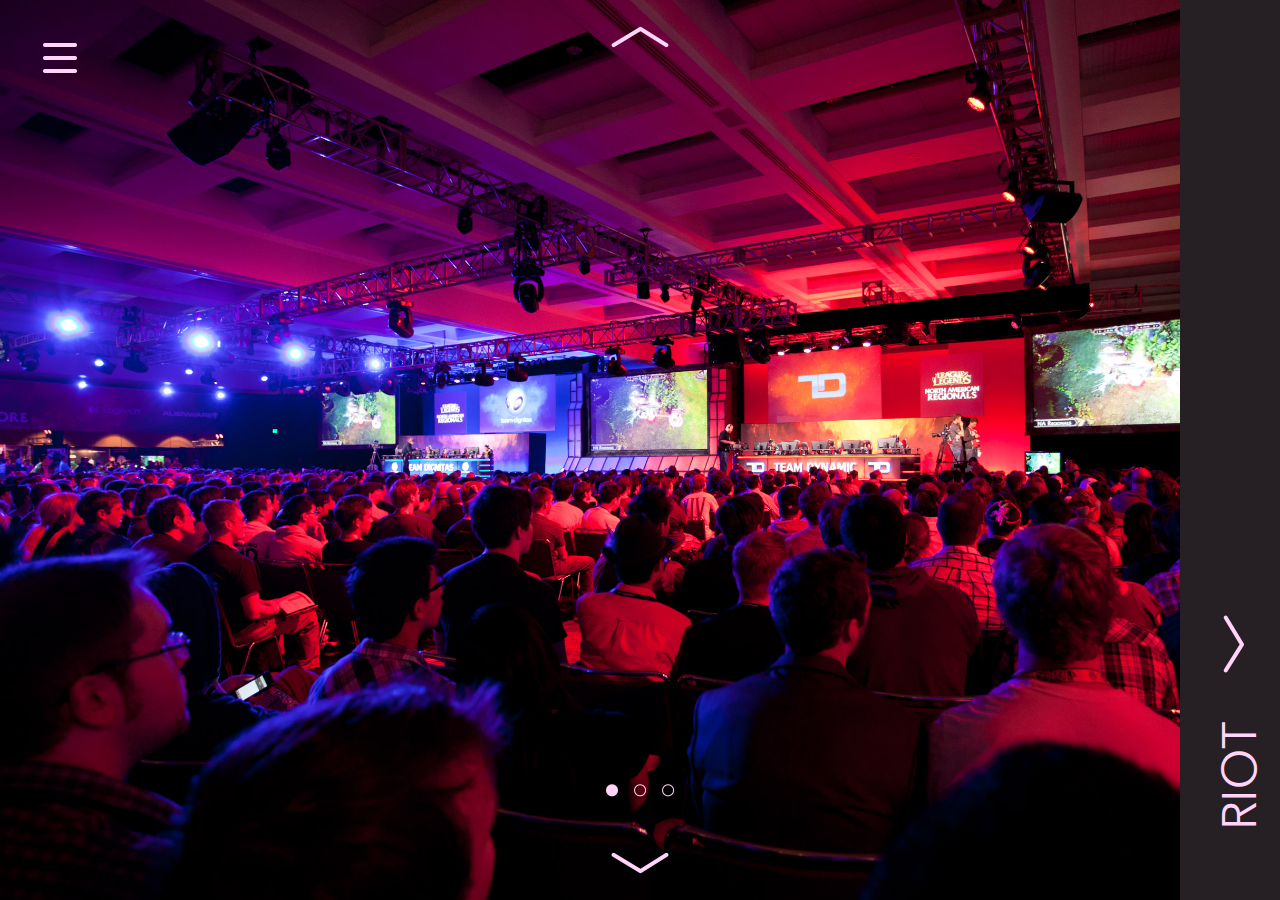
<file: product-4.html>
<!DOCTYPE html>
<html>
    <head>
        
        <meta charset="utf-8"/>
        <meta content="width=device-width, initial-scale=1.0" name="viewport"/>

        <title>nondesigns</title>
        
        <link href="/css/normalize.css" rel="stylesheet" type="text/css"/>
        <link href="/css/styles.css" rel="stylesheet" type="text/css"/>
        <link rel="stylesheet" type="text/css" href="/css/MyFontsWebfontsKit.css">
        
    </head>
    <body>
        <div class="container product-page">
            
            
            <!-- Menu -->
            <div class="menu-icon">MENU</div>
            <div class="menu-popout"> 
            
                <div class="menu-close"> </div>
                <div class="menu-title">MENU</div>
                
                <div class="menu-list-container">
                    <ul class="projects">
                        <li><strong>PROJECTS:</strong></li>
                        <li><a href="product-1.html#nickelodeon">NICKELODEON</a></li>
                        <li><a href="product-1.html#wbe3-2013">WB GAMES E3 2013</a></li>
                        <li><a href="product-1.html#lexus">LEXUS CT UMBRA</a></li>
                        <li><a href="product-1.html#vapur">VAPUR</a></li>
                        <li><a href="product-1.html#wbe3-2014">WB GAMES E3 2014</a></li>
                        <li><a href="product-2.html#bubbles">BUBBLES INSTALLATION</a></li>
                        <li><a href="product-2.html#hoverstate">HOVERSTATE OFFICE</a></li>
                        <li><a href="product-2.html#thqe3">THQ E3 EXHIBIT</a></li>
                        <li><a href="product-2.html#wbe3-2012">WB GAMES E3 2012</a></li>
                        <li><a href="product-2.html#packit">PACKiT</a></li>
                        <li><a href="product-2.html#tmnt">TMNT LAIR</a></li>
                        <li><a href="product-2.html#apertures-of-nature">APERTURES OF NATURE</a></li>
                        <li><a href="product-2.html#wbe3-2011">WB GAMES E3 2011</a></li>
                        <li><a href="product-3.html#good-magazine">GOOD MAGAZINE</a></li>
                        <li><a href="product-3.html#batcave">BAT CAVE</a></li>
                        <li><a href="product-3.html#wbgamestop">WB GAMESTOP CONVENTION</a></li>
                        <li><a href="product-3.html#proposals">EXHIBIT DESIGN COMMISIONS</a></li>
                        <li><a href="product-3.html#wall-of-sound">WALL OF SOUND</a></li>
                        <li><a href="product-4.html#riot">RIOT</a></li>
                        <li><a href="product-4.html#101-collection">101 COLLECTION</a></li>
                        <li><a href="product-4.html#mitosis">MITOSIS INSTALLATION</a></li>
                    </ul>
                    <ul class="products">
                        <li><strong>PRODUCTS:</strong></li>
                        <li> <a href="product-1.html#linear-lighting">NON LINEAR LIGHTING</a></li>
                        <li> <a href="product-1.html#box">NON BOX</a></li>
                        <li> <a href="product-1.html#common-desk">NON COMMON DESK</a></li>
                        <li> <a href="product-1.html#majiang-set">NON MAJIANG SET</a></li>
                        <li> <a href="product-1.html#layers-collection">NON LAYERS COLLECTION</a></li>
                        <li> <a href="product-2.html#topo-table">NON TOPO TABLE</a></li>
                        <li> <a href="product-2.html#flip-light">NON FLIP LIGHT</a></li>
                        <li> <a href="product-2.html#braille-bag">NON BRAILLE BAG</a></li>
                        <li> <a href="product-3.html#wet-lamp">NON WET LAMP</a></li>
                        <li> <a href="product-3.html#bath-caddies">NON BATH CADDIES</a></li>
                        <li> <a href="product-3.html#analog-jewelry">NON ANALOG JEWELRY</a></li>
                        <li> <a href="product-4.html#wooden-bowls">NON WOODEN BOWLS</a></li>
                        <li> <a href="product-4.html#reflection-vase">NON REFLECTION VASE</a></li>
                        <li> <a href="product-4.html#rain-desk">NON RAIN DESK</a></li>
                    </ul> 
                    <ul class="info">
                        <li><strong>INFO:</strong></li>
                        <li><a href="/">HOME</a></li>
                        <li><a href="product-1.html">ABOUT US + CONTACT</a></li>
                        <li><a href="product-4.html#press">PRESS + HONORS</a></li>
                    </ul>                      
                </div>
            
            </div>
            <!-- / Menu -->
        
            <!-- Vertical Cycle Container -->
            <div class="cycle-slideshow vertical-container" id="slideshow"
                data-cycle-fx="scrollVert"
                data-cycle-slides="> div"  
                data-cycle-speed=500
                data-cycle-prev="#prev"
                data-cycle-next="#next"
                >

                
                <!-- Riot -->
                <div id="riot" data-cycle-hash="riot">
                    <div class="cycle-slideshow products inner-slideshow"
                         data-cycle-fx="scrollHorz" data-cycle-swipe=true
                        data-cycle-slides="> div.slide"
                        data-cycle-prev="#riot .prev"
                        data-cycle-next="#riot .next"
                        data-cycle-pager="#riot .pager"
                        data-cycle-pager-template="<a href='#' style='inline-block; width:30px; height:30px;'>&nbsp;&nbsp;</a>"
                    >

                        <div class="one slide">
                            <div class="product-init-nav next">
                                <div class="product-name">RIOT</div>
                                <div class="init-next-slide">MORE</div>
                            </div> 
                        </div>
                        <div class="two slide">
                            <div class="product-detail-nav prev">
                                <div class="product-name">RIOT</div>
                                <div class="init-prev-slide">PREV.</div>
                            </div>

                            <table cellpadding="0" cellspacing="0" border="0" height="100%" class="product-detail">
                                <tr>
                                    <td valign="bottom" height="100%">
                                        <p>RIOT</p>
                                        <p>Stage Design, Event Design, Fabrication</p>
                                        <p>For the live broadcast tournament finals of Riot's League of Legends, NON designed the stage set, which was watched by an audience of 1000 live and millions online. Seven projection screens and video mapped kiosks showed all aspects of game play while signage towers, merchandise areas and a LAN gaming area surrounded the audience.</p>
                                        <p><img src="images/big-logo.png" width="150" alt="" border="0" /></p>
                                    </td>
                                </tr>
                            </table>

                        </div>
                        <div class="three slide"></div>

                        <style type="text/css">

                            #riot div.one { background-image: url(images/products/riot/RIOT-1.jpg); }
                            #riot div.two { background-image: url(images/products/riot/RIOT-2.jpg); }  
                            #riot div.three { background-image: url(images/products/riot/RIOT-3.jpg); }

                        </style> 
                        
                        <div class="pager" data-cycle-cmd="pause"></div>
                        
                        <div class="prev-slide prev">PREV.</div>
                        <div class="next-slide next">NEXT</div> 
                        
                        <div class="previous-app"><a href="product-3.html#wall-of-sound">PREVIOUS PROJECT</a></div>

                    </div>
                </div>
                <!-- / Riot -->                
                
                
                <div id="press" data-cycle-hash="press" class="press">
                    <div class="cycle-slideshow products inner-slideshow"
                         data-cycle-fx="scrollHorz" data-cycle-swipe=true
                        data-cycle-slides="> div.slide"
                        data-cycle-prev="#press .prev"
                        data-cycle-next="#press .next"
                        data-cycle-pager="#press .pager"
                        data-cycle-pager-template="<a href='#' style='inline-block; width:30px; height:30px;'>&nbsp;&nbsp;</a>"
                    >    
                        
                        <div class="one slide">
                            <div class="product-init-nav next">
                                <div class="product-name">PRESS + HONORS</div>
                                <div class="init-next-slide">MORE</div>
                            </div> 
                        </div>
                        <div class="two slide">
                            <div class="product-detail-nav prev">
                                <div class="product-name">PRESS + HONORS</div>
                                <div class="init-prev-slide">PREV.</div>
                            </div>

                            <table cellpadding="0" cellspacing="0" border="0" height="100%" class="product-detail">
                                <tr>
                                    <td valign="bottom" height="100%">
                                        <p>PRESS + HONORS</p>
                                        <p>The work of NONDESIGNS has been published internationally and has been granted the prestigious AIA Honor Award.</p>
                                        <p>For access to high resolution image downloads and latest press relese, please contact us.</p>
                                        <p><img src="images/big-logo.png" width="150" alt="" border="0" /></p>
                                    </td>
                                </tr>
                            </table>
                        </div>
                        <div class="three slide">

                        </div>
                        <div class="four slide">

                        </div>
                        <div class="five slide">

                        <div class="pager" data-cycle-cmd="pause"></div>

                        <div class="prev-slide prev">PREV.</div>
                        <div class="next-slide next">NEXT</div>
                    </div>
                    </div>
                </div>
                

                <!-- Mitosis -->
                <div id="mitosis" data-cycle-hash="mitosis">
                    <div class="cycle-slideshow products inner-slideshow"
                         data-cycle-fx="scrollHorz" data-cycle-swipe=true
                        data-cycle-slides="> div.slide"
                        data-cycle-prev="#mitosis .prev"
                        data-cycle-next="#mitosis .next"
                        data-cycle-pager="#mitosis .pager"
                        data-cycle-pager-template="<a href='#' style='inline-block; width:30px; height:30px;'>&nbsp;&nbsp;</a>"
                    >

                        <div class="one slide">
                            <div class="product-init-nav next">
                                <div class="product-name">MITOSIS INSTALLATION</div>
                                <div class="init-next-slide">MORE</div>
                            </div> 
                        </div>
                        <div class="two slide">
                            <div class="product-detail-nav prev">
                                <div class="product-name">MITOSIS INSTALLATION</div>
                                <div class="init-prev-slide">PREV.</div>
                            </div>

                            <table cellpadding="0" cellspacing="0" border="0" height="100%" class="product-detail">
                                <tr>
                                    <td valign="bottom" height="100%">
                                        <p>MITOSIS INSTALLATION</p>
                                        <p>Interactive Design, Lighting Design, Engineering, Fabrication, Installation</p>
                                        <p>Mitosis is a modular lighting system that is always changing and enables users to not only control the amount of light being emitted, but the patterns, shapes and impressions that the lights create. Glowing colored orbs illuminate when touched once and return to their off states when touched again. Mitosis takes lighting out of the object world and into the realm of the spatial environment.</p>
                                        <p><img src="images/big-logo.png" width="150" alt="" border="0" /></p>
                                    </td>
                                </tr>
                            </table>

                        </div>
                        <div class="three slide"></div>

                        <style type="text/css">

                            #mitosis div.one { background-image: url(images/products/mitosis/MITOSIS-1.jpg); }
                            #mitosis div.two { background-image: url(images/products/mitosis/MITOSIS-2.jpg); }  
                            #mitosis div.three { background-image: url(images/products/mitosis/MITOSIS-3.jpg); }
                            #mitosis div.four { background-image: url(images/products/mitosis/MITOSIS-4.jpg); } 

                        </style> 
                        
                        <div class="pager" data-cycle-cmd="pause"></div>
                        
                        <div class="prev-slide prev">PREV.</div>
                        <div class="next-slide next">NEXT</div>  

                    </div>
                </div>
                <!-- / Mitosis -->                
                
                
                <!-- Rain Table -->
                <div id="rain-desk" data-cycle-hash="rain-desk">
                    <div class="cycle-slideshow products inner-slideshow"
                         data-cycle-fx="scrollHorz" data-cycle-swipe=true
                        data-cycle-slides="> div.slide"
                        data-cycle-prev="#rain-desk .prev"
                        data-cycle-next="#rain-desk .next"
                        data-cycle-pager="#rain-desk .pager"
                        data-cycle-pager-template="<a href='#' style='inline-block; width:30px; height:30px;'>&nbsp;&nbsp;</a>"
                    >

                        <div class="one slide">
                            <div class="product-init-nav next">
                                <div class="product-name">NON RAIN DESK</div>
                                <div class="init-next-slide">MORE</div>
                            </div> 
                        </div>
                        <div class="two slide">
                            <div class="product-detail-nav prev">
                                <div class="product-name">NON RAIN DESK</div>
                                <div class="init-prev-slide">PREV.</div>
                            </div>

                            <table cellpadding="0" cellspacing="0" border="0" height="100%" class="product-detail">
                                <tr>
                                    <td valign="bottom" height="100%">
                                        <p>NON RAIN DESK</p>
                                        <p><a href="http://nondesigns-2.myshopify.com" target="_blank">PURCHASE FROM THE NON ONLINE SHOP</a></p>
                                        <p>The RAIN desk accepts all the stuff that collects on work surfaces. Holes receive utensils like pencils and scissors while slots along the back edge hold books, magazines and notes. Depressions in the front collect smaller objects like paper clips and USB drives.  The top is made of sculpted and seamlessly glued Corian and the legs are solid hard maple.</p>
                                        <p><a href="http://www.nondesigns.com/tearsheets/NON-RAIN-TEAR-SHEET.pdf" target="_blank">DOWNLOAD TEAR SHEET</a></p>
                                        <p><img src="images/big-logo.png" width="150" alt="" border="0" /></p>
                                    </td>
                                </tr>
                            </table>

                        </div>
                        <div class="three slide"></div>

                        <style type="text/css">

                            #rain-desk div.one { background-image: url(images/products/rain-desk/RAINDESK-1.jpg); }
                            #rain-desk div.two { background-image: url(images/products/rain-desk/RAINDESK-2.jpg); }  
                            #rain-desk div.three { background-image: url(images/products/rain-desk/RAINDESK-3.jpg); }     

                        </style> 
                        
                        <div class="pager" data-cycle-cmd="pause"></div>
                        
                        <div class="prev-slide prev">PREV.</div>
                        <div class="next-slide next">NEXT</div>  

                    </div>
                </div>
                <!-- / Rain Table --> 
                
                
                <!-- Reflection Vase -->
                <div id="reflection-vase" data-cycle-hash="reflection-vase">
                    <div class="cycle-slideshow products inner-slideshow"
                         data-cycle-fx="scrollHorz" data-cycle-swipe=true
                        data-cycle-slides="> div.slide"
                        data-cycle-prev="#reflection-vase .prev"
                        data-cycle-next="#reflection-vase .next"
                        data-cycle-pager="#reflection-vase .pager"
                        data-cycle-pager-template="<a href='#' style='inline-block; width:30px; height:30px;'>&nbsp;&nbsp;</a>"
                    >

                        <div class="one slide">
                            <div class="product-init-nav next">
                                <div class="product-name">NON REFLECTION VASE</div>
                                <div class="init-next-slide">MORE</div>
                            </div>                    
                        </div>
                        <div class="two slide">
                            <div class="product-detail-nav prev">
                                <div class="product-name">NON REFLECTION VASE</div>
                                <div class="init-prev-slide">PREV.</div>
                            </div>

                            <table cellpadding="0" cellspacing="0" border="0" height="100%" class="product-detail">
                                <tr>
                                    <td valign="bottom" height="100%">
                                        <p>NON REFLECTION VASE</p>
                                        <p><a href="http://nondesigns-2.myshopify.com" target="_blank">PURCHASE FROM THE NON ONLINE SHOP</a></p>
                                        <p>This vase has a different proportion than most others. The shallow basin creates a reflective surface that mirrors the plant that it displays. Three necks hold a simple arrangement emerging from the water similar to a lily from a pond.  </p>
                                        <p><a href="http://www.nondesigns.com/tearsheets/NON-TABLETOP-TEAR-SHEET.pdf" target="_blank">DOWNLOAD TEAR SHEET</a></p>
                                        <p><img src="images/big-logo.png" width="150" alt="" border="0" /></p>
                                        
                                    </td>
                                </tr>
                            </table>


                        </div>
                        <div class="three slide"> </div>

                        <style type="text/css">

                            #reflection-vase div.one { background-image: url(images/products/reflection-vase/REFLECTIONVASE-1.jpg); }
                            #reflection-vase div.two { background-image: url(images/products/reflection-vase/REFLECTIONVASE-2.jpg); }  
                            #reflection-vase div.three { background-image: url(images/products/reflection-vase/REFLECTIONVASE-3.jpg); }      

                        </style> 
                        
                        <div class="pager" data-cycle-cmd="pause"></div>
                        
                        <div class="prev-slide prev">PREV.</div>
                        <div class="next-slide next">NEXT</div>              

                    </div>
                </div>
                <!-- / Reflection Vase -->                 
                
                
                <!-- Wooden Bowls -->
                <div id="wooden-bowls" data-cycle-hash="wooden-bowls">
                    <div class="cycle-slideshow products inner-slideshow"
                         data-cycle-fx="scrollHorz" data-cycle-swipe=true
                        data-cycle-slides="> div.slide"
                        data-cycle-prev="#wooden-bowls .prev"
                        data-cycle-next="#wooden-bowls .next"
                        data-cycle-pager="#wooden-bowls .pager"
                        data-cycle-pager-template="<a href='#' style='inline-block; width:30px; height:30px;'>&nbsp;&nbsp;</a>"
                    >

                        <div class="one slide">
                            <div class="product-init-nav next">
                                <div class="product-name">NON WOODEN BOWLS</div>
                                <div class="init-next-slide">MORE</div>
                            </div> 
                        </div>
                        <div class="two slide">
                            <div class="product-detail-nav prev">
                                <div class="product-name">NON WOODEN BOWLS</div>
                                <div class="init-prev-slide">PREV.</div>
                            </div>

                            <table cellpadding="0" cellspacing="0" border="0" height="100%" class="product-detail">
                                <tr>
                                    <td valign="bottom" height="100%">
                                        <p>NON WOODEN BOWLS</p>
                                        <p><a href="http://nondesigns-2.myshopify.com" target="_blank">PURCHASE FROM THE NON ONLINE SHOP</a></p>
                                        <p>These bowls showcase the natural beauty of hardwood lumber. The process starts with a 2” thick rough cut slab that is milled to a smooth finish. A teardrop shaped depression is precisely machined into the surface using our computer-controlled mill and a natural oil finish is applied by hand.</p>
                                        <p><a href="http://www.nondesigns.com/tearsheets/NON-TABLETOP-TEAR-SHEET.pdf" target="_blank">DOWNLOAD TEAR SHEET</a></p>
                                        <p><img src="images/big-logo.png" width="150" alt="" border="0" /></p>
                                    </td>
                                </tr>
                            </table>

                        </div>
                        <div class="three slide"></div>

                        <style type="text/css">

                            #wooden-bowls div.one { background-image: url(images/products/wooden-bowls/BOWLS-1.jpg); }
                            #wooden-bowls div.two { background-image: url(images/products/wooden-bowls/BOWLS-2.jpg); }  
                            #wooden-bowls div.three { background-image: url(images/products/wooden-bowls/BOWLS-3.jpg); }   

                        </style> 
                        
                        <div class="pager" data-cycle-cmd="pause"></div>
                        
                        <div class="prev-slide prev">PREV.</div>
                        <div class="next-slide next">NEXT</div>  

                    </div>
                </div>
                <!-- / Wooden Bowls -->                
                
                
                <!-- 101 Collection -->
                <div id="collection" data-cycle-hash="collection">
                    <div class="cycle-slideshow products inner-slideshow"
                         data-cycle-fx="scrollHorz" data-cycle-swipe=true
                        data-cycle-slides="> div.slide"
                        data-cycle-prev="#collection .prev"
                        data-cycle-next="#collection .next"
                        data-cycle-pager="#collection .pager"
                        data-cycle-pager-template="<a href='#' style='inline-block; width:30px; height:30px;'>&nbsp;&nbsp;</a>"
                    >

                        <div class="one slide">
                            <div class="product-init-nav next">
                                <div class="product-name">101 COLLECTION</div>
                                <div class="init-next-slide">MORE</div>
                            </div> 
                        </div>
                        <div class="two slide">
                            <div class="product-detail-nav prev">
                                <div class="product-name">101 COLLECTION</div>
                                <div class="init-prev-slide">PREV.</div>
                            </div>

                            <table cellpadding="0" cellspacing="0" border="0" height="100%" class="product-detail">
                                <tr>
                                    <td valign="bottom" height="100%">
                                        <p>101 COLLECTION</p>
                                        <p>Hospitality Design, Furniture and Lighting Design</p>
                                        <p>The 101 collection was specifically designed for and inspired by the needs of student residency.  Iconic forms with customizable looks and accessories support the active student lifestyle while durable materials and a system of renewable parts serve practicality and economy.</p>
                                        <p><img src="images/big-logo.png" width="150" alt="" border="0" /></p>
                                    </td>
                                </tr>
                            </table>

                        </div>
                        <div class="three slide"></div>

                        <style type="text/css">

                            #collection div.one { background-image: url(images/products/collection/101COLLECTION-1.jpg); }
                            #collection div.two { background-image: url(images/products/collection/101COLLECTION-2.jpg); }  
                            #collection div.three { background-image: url(images/products/collection/101COLLECTION-3.jpg); }

                        </style> 
                        
                        <div class="pager" data-cycle-cmd="pause"></div>
                        
                        <div class="prev-slide prev">PREV.</div>
                        <div class="next-slide next">NEXT</div>  

                    </div>
                </div>
                <!-- / 101 Collection -->
                
                
       
                
                
                
            </div>
            <!-- / Vertical Cycle Container -->
            
            <!-- Vertical slide navigation arrows -->
            <div class="previous-project vert-scroll">
                <div class="arrow-up" id="next">PREVIOUS PROJECT</div>
            </div>            
            
            <div class="next-project vert-scroll">
                <div class="arrow-down" id="prev">NEXT PROJECT</div>
            </div>            
            <!-- / Vertical slide navigation arrows -->
            



            <!--<div class="footer">
            
            </div>-->
        
        </div>
        
        <script src="/js/jquery-2.1.1.min.js" type="text/javascript"></script>  
        <script src="/js/jquery.cycle2.js" type="text/javascript"></script>
        <script src="/js/jquery.cycle2.swipe.min.js" type="text/javascript"></script>
        <script src="/js/jquery.cycle2.scrollVert.js" type="text/javascript"></script>
        <script src="/js/jquery.cycle2.video.min.js" type="text/javascript"></script>
        <script src="/js/global.js" type="text/javascript"></script>   

        
        <script>
            
            $(function() {
                
                // Pause all slideshows on the page.
                $('.cycle-slideshow').cycle('pause');

                $('#slideshow').cycle('next');
                $('#slideshow').cycle('next');
                $('#slideshow').cycle('next');
                $('#slideshow').cycle('next');
                $('#slideshow').cycle('next');
                $('#slideshow').cycle('next');
                $('#slideshow').cycle('next');
                
                /*$('#slideshow').cycle();
                $('#slideshow').cycle('pause');
                
                $('.cycle-slideshow').cycle();
                $('.cycle-slideshow').cycle('pause');*/
                
                
                
                
                // Reset the product index to zero.
                $('.vert-scroll').click(function() {
                    //$('.inner-slideshow').cycle('goto', 0); 
                    $('.next-slide').fadeOut();
                    $('.prev-slide').fadeOut();
                    
                    
                });
                
                


            });
            
        </script>
        
<script>
  (function(i,s,o,g,r,a,m){i['GoogleAnalyticsObject']=r;i[r]=i[r]||function(){
  (i[r].q=i[r].q||[]).push(arguments)},i[r].l=1*new Date();a=s.createElement(o),
  m=s.getElementsByTagName(o)[0];a.async=1;a.src=g;m.parentNode.insertBefore(a,m)
  })(window,document,'script','//www.google-analytics.com/analytics.js','ga');

  ga('create', 'UA-63031234-1', 'auto');
  ga('send', 'pageview');

</script>        
      
    </body>
</html>
</file>
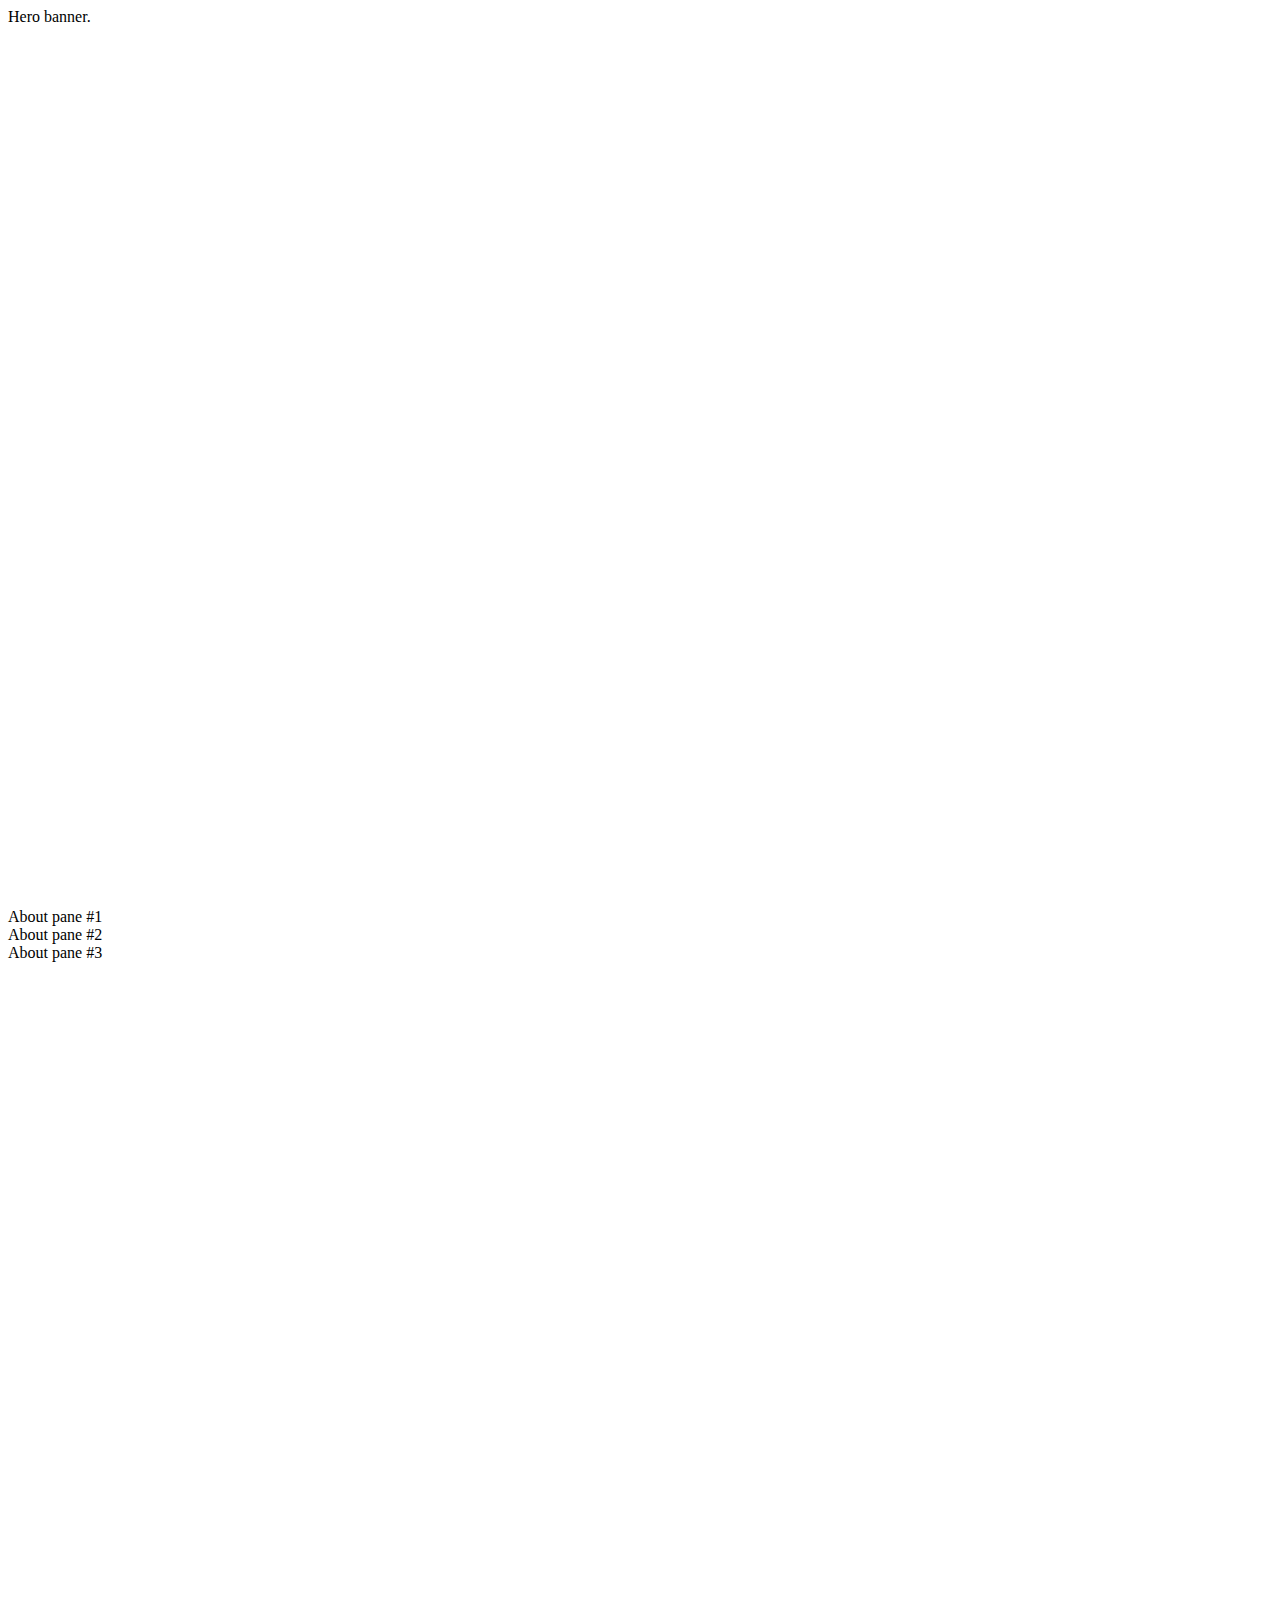
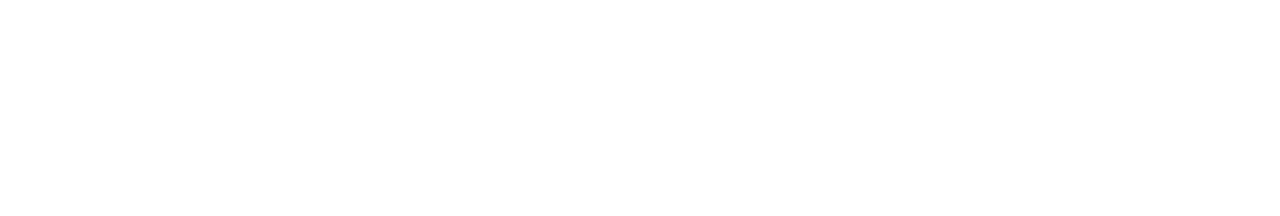
<file: test.html>
<!DOCTYPE html>
<html>
    <head>
        
        <meta charset="utf-8"/>
        <meta content="width=device-width, initial-scale=1.0" name="viewport"/>

        <title>nondesigns</title>
        
        <!--<link href="/css/styles.css" rel="stylesheet" type="text/css"/>-->
        
        <style type="text/css">
            section {
                height: 100vh;
            }
            section .pane {
                width: 100vw;
                
            }
        </style>
        
    </head>
    <body>

        <section id="hero">
            Hero banner.
        </section>
        
        <section id="about">
            <div class="pane">About pane #1</div>
            <div class="pane">About pane #2</div>
            <div class="pane">About pane #3</div>
        </section>
        
        <script src="/js/jquery-2.1.1.min.js" type="text/javascript"></script>  
        <!--<script src="/js/global.js" type="text/javascript"></script>-->   

      
    </body>
</html>
</file>
<file: css/styles.css>
html {
    height: 100%;
    font-family: 'AvenirLTPro-Book', sans-serif;
}

body { 
    margin: 0; 
    position: relative; 
    margin: 0 auto; 
    background-color:#000;
    height:100%;
}

body:after
{
content: url(../images/slide-next-active.png) url(../images/slide-previous-active.png) url(../images/project-next-active.png) url(../images/project-previous-active.png);
display: none;
}

a {
    color: #ffd4f8;
    text-decoration: none;
    font-weight: 400;
}
    
h2 {
    font-size: 24px;
    color: #fff;
    padding: 0;
    margin: 10px 0 0 0;
    font-weight: 300;
}

.container {
    width:100%; 
    height:100%; 
    text-align:center; 
    position:absolute;
    z-index:9999999;
    background:url(../images/loading.png) no-repeat center !important;
    background-size:50% !important;
}

.product-page {
    /* margin-top: 1000px; -- not sure why i added this */
}

.menu-icon {
    position: fixed;
    top: 0;
    left: 18px;
    background: url(../images/menu-icon.png) no-repeat left;
    background-size:40px;
    display: block;
    width: 50px;
    height: 53px; 
    cursor: pointer;
    z-index: 99998;
    color: #ffd4f8;
    padding: 34px 0 0 60px;
    text-align: left;
    font-size: 20px;
    font-weight: 100;
    text-indent: -9999px;
}

.menu-icon:hover {
    text-indent: 0;
    background: url(../images/menu-icon-hover.png) no-repeat left;
}

.menu-popout {
    position: absolute;
    top: 0;
    left: 0;
    display: none;
    background: #000;
    width: 100%;
    background-color:rgba(0,0,0,0.8);
    font-weight: 300;
    color: #ffd4f8;
    text-align: left;
    font-size: 12px;
    z-index: 99999;
}

.menu-popout ul {
    padding: 50px 40px 0 0;
    display: inline;
    float: left;
}

.menu-popout ul.products {
    padding: 0 40px 0 0;
}

.menu-popout ul.info {
    padding: 0 40px 0 0;
}

.menu-popout li {
    list-style: none;
    line-height: 22px;
}

.menu-list-container {
    padding: 0 0 0 70px;
    font-weight: 100;
}

.menu-close {
    background: url(../images/menu-close.png) no-repeat;
    width: 32px;
    height:32px;
    cursor: pointer;
    position: relative;
    top: 30px;
    left: 26px;
    background-size:75%;
}

.menu-title {
    font-size: 32px;
    position: absolute;
    top: 24px;
    left: 66px;
}

.footer {
    position: fixed;
    bottom: 0;
    width: 100%;
    height: 90px;
    z-index: 999;
    text-align:center;
    text-indent: -99999px;
}

.enter {   
    position: fixed;
    bottom: 0;
    background:  url(../images/enter.png) no-repeat bottom center;
    background-size: 60px;
    width: 100%;
    height: 60px;
    margin: 0 auto;
    cursor: pointer;
    
}

.enter-about {   
    position: fixed;
    bottom: 0;
    background:  url(../images/enter.png) no-repeat bottom center;
    width: 100%;
    height: 90px;
    margin: 0 auto;
    cursor: pointer;
    
}

.copyright {
    float: right;
    padding: 50px 60px 0 0;
    font-size: 14px;
}

.cycle-slideshow {
    width: 100%;
    height: 100%;
    padding: 0;
    margin: 0;
}



.cycle-slideshow div {
    width: 100%;
    height: 100%;
    text-align:center;
    background-size: cover;
    background-position: 50% 50%;
    background-repeat: none;
}

.cycle-slideshow div.inner-slideshow {
    width: 100%;
    height: 100%;
    text-align:center;
    background-size: cover;
    background-position: 50% 50%;
    background-repeat: none;
}

/* pager */

.pager { text-align: center; width: 100%; z-index: 9999; position: fixed; bottom: 26px; overflow: hidden; height:auto !important; display:none; }
.pager a { 
    /* font-family: arial; font-size: 50px; width: 16px; height: 16px; */
    text-indent:999px; font-family: arial; font-size: 50px;  width: 30px; height: 30px; background: url(../images/nav-dot.png) no-repeat center; 
}
.pager a.cycle-pager-active { z-index:10000; background: url(../images/nav-dot-active.png) no-repeat center; /* color: #ffd4f8; */}
.pager > * { cursor: pointer;}

.home-slide-content {
    position: absolute;
    left: 0;
    bottom: 50px;
    width: 100% !important;
    max-width: 460px;
    height: auto !important;
    background-color:rgba(0,0,0,0.8);
    font-family: 'AvenirLTPro-Book', sans-serif;
    font-weight: 300;
    color: #ffd4f8;
    text-align: left !important;
    font-size: 16px;
    padding: 50px 30px;
}

.home-slide-content a {
    text-decoration: underline;
}

.product-init-nav {
    background: #262025;
    width: 50px !important;
    height: 100% !important;
    position: relative;
    float: right;
    cursor: pointer;
}

.product-detail-nav {
    background: #262025;
    width: 100px !important;
    height: 100% !important;
    position: relative;
    float: left;
    cursor: pointer;
}

.init-next-slide {
    background: url(../images/slide-next.png) no-repeat bottom right !important;
    width: 34px !important;
    height: 100px !important;
    position: absolute !important;
    bottom: 300px;
    padding-top:200px;
    margin: 0 0 82px 2px !important;
    background-size: 15px 35px !important;
    color: #ffd4f8;
    font-size: 15px;
    text-indent: -9999px;
}

.next-slide {
    background: url(../images/slide-next.png) no-repeat bottom right !important;
    width: 44px !important;
    height: 100px !important;
    position: absolute !important;
    bottom: 50%;
    right: 20px;
    background-size: 15px 35px !important;
    color: #ffd4f8;
    font-size: 15px;
    cursor: pointer;
    text-indent: -9999px;
    z-index: 99999;
    display: none;
}

.next-slide:hover, .init-next-slide:hover {
    text-indent: 4px;
    text-shadow: 1px 1px 3px #000;
    background: url(../images/slide-next-active.png) no-repeat bottom right !important;
    background-size: 15px 35px !important;
    text-indent: -9999px;
}

.init-prev-slide {
    background: url(../images/slide-previous.png) no-repeat bottom right !important;
    width: 34px !important;
    height: 100px !important;
    position: absolute !important;
    bottom: 232px;
    padding-top: 200px;
    margin: 0 0 82px 2px !important;
    background-size: 15px 35px !important;
    color: #ffd4f8;
    font-size: 15px;
    text-indent: -9999px;
}

.prev-slide {
    background: url(../images/slide-previous.png) no-repeat bottom right !important;
    width: 44px !important;
    height: 100px !important;
    position: absolute !important;
    bottom: 50%;
    left: 0;
    background-size: 15px 35px !important;
    color: #ffd4f8;
    font-size: 15px;
    cursor: pointer;
    text-indent: -9999px;
    z-index: 99999;
    display: none;
}

.prev-slide:hover, .init-prev-slide:hover {
    text-indent: 4px;
    text-shadow: 1px 1px 3px #000;
    background: url(../images/slide-previous-active.png) no-repeat bottom right !important;
    background-size: 15px 35px !important;
    text-indent: -9999px;
}

.product-name {
    height: 90px !important;
    width: auto !important;
    font-size: 24px;
    line-height: 40px;
    color: #ffd4f8;
    -webkit-transform: rotate(-90deg);
    -moz-transform: rotate(-90deg);
    -ms-transform: rotate(-90deg);
    -o-transform: rotate(-90deg);
    transform: rotate(-90deg);
    -webkit-transform-origin: left bottom 0;
    -moz-transform-origin: left bottom 0;
    -ms-transform-origin: left bottom 0;
    -o-transform-origin: left bottom 0;
    transform-origin: left bottom 0;
    position: absolute !important;
    bottom: 30px;
    margin-left: 100px;
    padding-left: 20px;
    text-align: left !important;
    white-space: nowrap;
}

.product-detail {
    position: absolute;
    left: 40px;
    width: 100% !important;
    background: #262025;
    text-align: left;
    color: #ffd4f8;
}

.product-detail a {
    text-decoration:underline;
}

.product-detail td {
    padding: 50px 82px 30px 30px;
    font-size: 0.8em;
}

.product-detail td a {
    font-size: 0.8em;
}


.home div.one {
    background-image: url(../images/home/HOME-1.jpg);
}

.home div.two {
    background-image: url(../images/home/HOME-2.jpg);
}

.home div.three {
    background-image: url(../images/home/HOME-3.jpg);
}

.home div.four {
    background-image: url(../images/banner-4.jpg);
}

.about div.one {
    background-image: url(../images/about/ABOUTUS-1.jpg);
}

.about div.two {
    background-image: url(../images/about/ABOUTUS-2.jpg);
}

.press div.one {
    background-image: url(../images/press/PRESS-1.jpg);
}

.press div.two {
    background-image: url(../images/press/PRESS-2.jpg);
}

.press div.three {
    background-image: url(../images/press/PRESS-3.jpg);
}

.press div.four {
    background-image: url(../images/press/PRESS-4.jpg);
}


.press div.five {
    background-image: url(../images/press/PRESS-5.jpg);
}

.about-content {
    font-size: 0.75em;
    display: inline-block;
    float: left;
    width: 90% !important;
    text-align: left !important;
    margin: 0 0 0 20px;
    height:auto !important;
}

.about-mobile {
    text-align:left !important;
    padding: 60px 0 0 0;
}

.about-mobile-exclude {
    display:none;
}

.about-content h2 {
    color:#000;
    padding: 0;
    font-size: 1.6em;
}

.about-content a {
    color: #000;
    text-decoration: underline;
    font-weight:bold;
}

.next-slide-preview {
    width: 20% !important;
    height: 100% !important;
    position: relative;
    float: right;
    cursor: pointer;
    background-size: cover !important;
    border-left: 4px solid #000;
    
}

.next-project {
    height: 25px;
    position: fixed;
    bottom: 0;
    width: 100%;
    z-index: 99997;
    cursor: pointer;
    text-align:center;
}

.next-app {
    height: 27px !important;
    width: 100% !important;
    position: fixed !important;
    bottom: 10px !important;
    margin:0 auto !important;
    z-index: 99997;
    cursor: pointer;
    text-align:center; 
    background: url(../images/project-next.png) top center no-repeat;
    background-size: 35px 14px !important; 
}

.next-app a {
    display:block !important;
    width: 100% !important;
    height: 100% !important;
    text-indent: -9999px !important;
}

.next-app a:hover {
    text-indent: -9999px !important;
}

.previous-app {
    height: 27px !important;
    width: 100% !important;
    position: fixed !important;
    top: 10px !important;
    margin:0 auto !important;
    z-index: 99997;
    cursor: pointer;
    text-align:center; 
    background: url(../images/project-previous.png) top center no-repeat;
    background-size: 35px 14px !important;
    
}

.previous-app a {
    display:block !important;
    width: 100% !important;
    height: 100% !important;
    text-indent: -9999px !important;
}

.previous-app a:hover {
    text-indent: -9999px !important;
}

.next-project .arrow-down {
    background: url(../images/project-next.png) top center no-repeat;
    height: 50px;
    margin: 0 auto;
    line-height:2em;
    text-indent: -99999px;
    color: #ffd4f8;
    font-size:.9em;
    background-size: 35px 14px;
}

.next-project .arrow-down:hover {
    text-indent: 4px;
    text-shadow: 1px 1px 3px #000;
    background: url(../images/project-next-active.png) top center no-repeat;
    text-indent: 220px;
    background-size: 35px 14px;
    text-indent: -9999px;
}

.previous-project {
    height: 25px;
    position: fixed;
    top: -20px;
    width: 100%;
    z-index: 99997;
    cursor: pointer;
    text-align:center;
}

.previous-project .arrow-up {
    background: url(../images/project-previous.png) bottom center no-repeat;
    height: 50px;
    color: #ffd4f8;
    line-height:5em;
    text-indent: -99999px;
    font-size: .9em;
    background-size: 35px 14px;
/*    margin: 0 auto;*/
}

.previous-project .arrow-up:hover {
    text-indent: 4px;
    text-shadow: 1px 1px 3px #000;
    background: url(../images/project-previous-active.png) bottom center no-repeat;
    text-indent: 240px;
    background-size: 35px 14px;
    text-indent: -9999px;
}

@media only screen and (min-width: 768px) {
    
    h2  {
        font-size: 36px;
    }
    
    .container {
        background-size:302px !important;
    }    
    
    .home-slide-content {
        bottom: 15%;
        width: 35% !important;
        padding: 50px 30px 50px 100px;
    }
    
    .enter {
        height: 90px;
        background-size: auto;
    }
    
    .about-content {
        font-size: 0.8em;
        width: 35% !important; 
        text-align: left !important;
        margin: 60px 0 60px 100px;
    }   
    
    .about-content h2 {
        padding: 20px 0 0 0;
        font-size: 2.4em;
    }    
    
    .about-mobile {
        display:none;
    }
    
    .about-mobile-exclude {
        display: block;
    }    
    
    .menu-popout {
        width: 700px;
    }
    
    .menu-popout ul.projects {
        padding: 50px 40px 30px 0;
    }    
    
    .menu-popout ul.products {
        padding: 50px 40px 30px 0;
    }

    .menu-popout ul.info {
        padding: 50px 40px 30px 0;
    }    
    
    .menu-close {
        top: 38px;
        left: 42px;
        background-size:100%;
    }   
    
    .menu-title {
        font-size: 44px;
        top: 29px;
        left: 90px;
    }
    
    .menu-list-container {
        padding: 40px 0 0 95px;
    }   
    
    
    .product-init-nav {
        width: 80px !important;
    }    
    
    .product-name {
        height: 88px !important;
        font-size: 38px;
        line-height: 69px;
        bottom: 50px;
    }
    
    .product-detail {
        left: 100px;
        width: 33% !important;
    } 
    
    .product-detail td {
        padding: 0 100px 50px 30px;
        font-size: 1em;
    }    
    
    .init-next-slide {
        width: 34px !important;
        margin: 0 0 106px 20px !important;
        background-size: 30px 70px !important;
    }
    
    .init-prev-slide {
        width: 34px !important;
        margin: 0 0 106px 20px !important;
        background-size: 30px 70px !important;
    }
    
    .next-slide {
        background-size: 30px 70px !important;
    }
    
    .prev-slide {
        background-size: 30px 70px !important;
        left: 20px;
    }  
    
    .next-project {
        height: 50px
    }
    
    .previous-project {
        height: 50px;
        top: 0;
    }
    
    .previous-project .arrow-up {
        background-size: 70px 27px;
    }
    
    .next-project .arrow-down {
        background-size: 70px 27px;
    }
    
    .prev-slide:hover, .init-prev-slide:hover {
        background-size: 30px 70px !important;
        text-indent:4px;
    } 
    
    .next-slide:hover, .init-next-slide:hover {
        background-size: 30px 70px !important;
        text-indent:4px;
    }  
    
    .previous-project .arrow-up:hover {
        background-size: 70px 27px;
    }  
    
    .next-project .arrow-down:hover {
        background-size: 70px 27px;
    } 
    
    .pager {
        bottom: 80px; 
        display:block;
    }
    
    .menu-icon {
        background-size: 52px;
        top: 14px;
        left: 34px;
        width:100px;
    }
    
    .next-app {
        background-size: 70px 27px !important;
        bottom: 24px !important;
    }
    
    .previous-app {
        background-size: 70px 27px !important; 
        top: 24px !important;
    }  
    
    .footer {
        text-indent:0;
    }
    
}

@media only screen and (min-width: 1040px) {
    
    .product-init-nav {
        width: 100px !important;
    }    
    
    .product-name {
        height: 78px !important;
        font-size: 48px;
        line-height: 79px;
    }
    
    .init-next-slide {
        width: 44px !important;
        margin: 0 0 106px 25px !important;
    }
    
    .init-prev-slide {
        width: 44px !important;
        margin: 0 0 106px 25px !important;
    }
    
    .about-content {
        font-size: 1em;
        margin: 160px 0 60px 160px;
    }
    
    .next-app a:hover {
        text-indent: 220px!important;
    }
    
    .previous-project .arrow-up:hover {
        text-indent:240px;
    }  
    
    .next-project .arrow-down:hover {
        text-indent:220px;
    }     
    
    .previous-app a:hover {
        text-indent: 240px!important;
    } 
    
}
</file>
<file: css/MyFontsWebfontsKit.css>
/**
 * @license
 * MyFonts Webfont Build ID 3026343, 2015-05-15T02:56:51-0400
 * 
 * The fonts listed in this notice are subject to the End User License
 * Agreement(s) entered into by the website owner. All other parties are 
 * explicitly restricted from using the Licensed Webfonts(s).
 * 
 * You may obtain a valid license at the URLs below.
 * 
 * Webfont: AvenirLTPro-Book by Linotype
 * URL: http://www.myfonts.com/fonts/linotype/avenir-pro/pro-45-book/
 * Copyright: Part of the digitally encoded machine readable outline data for producing the Typefaces provided is copyrighted &#x00A9; 2007 Linotype GmbH, www.linotype.com. All rights reserved. This software is the property of Linotype GmbH, and may not be reproduced, 
 * Licensed pageviews: 250,000
 * 
 * 
 * License: http://www.myfonts.com/viewlicense?type=web&buildid=3026343
 * 
 * © 2015 MyFonts Inc
*/


/* @import must be at top of file, otherwise CSS will not work */
@import url("//hello.myfonts.net/count/2e2da7");

  
@font-face {font-family: 'AvenirLTPro-Book';src: url('webfonts/2E2DA7_0_0.eot');src: url('webfonts/2E2DA7_0_0.eot?#iefix') format('embedded-opentype'),url('webfonts/2E2DA7_0_0.woff2') format('woff2'),url('webfonts/2E2DA7_0_0.woff') format('woff'),url('webfonts/2E2DA7_0_0.ttf') format('truetype');}
</file>
